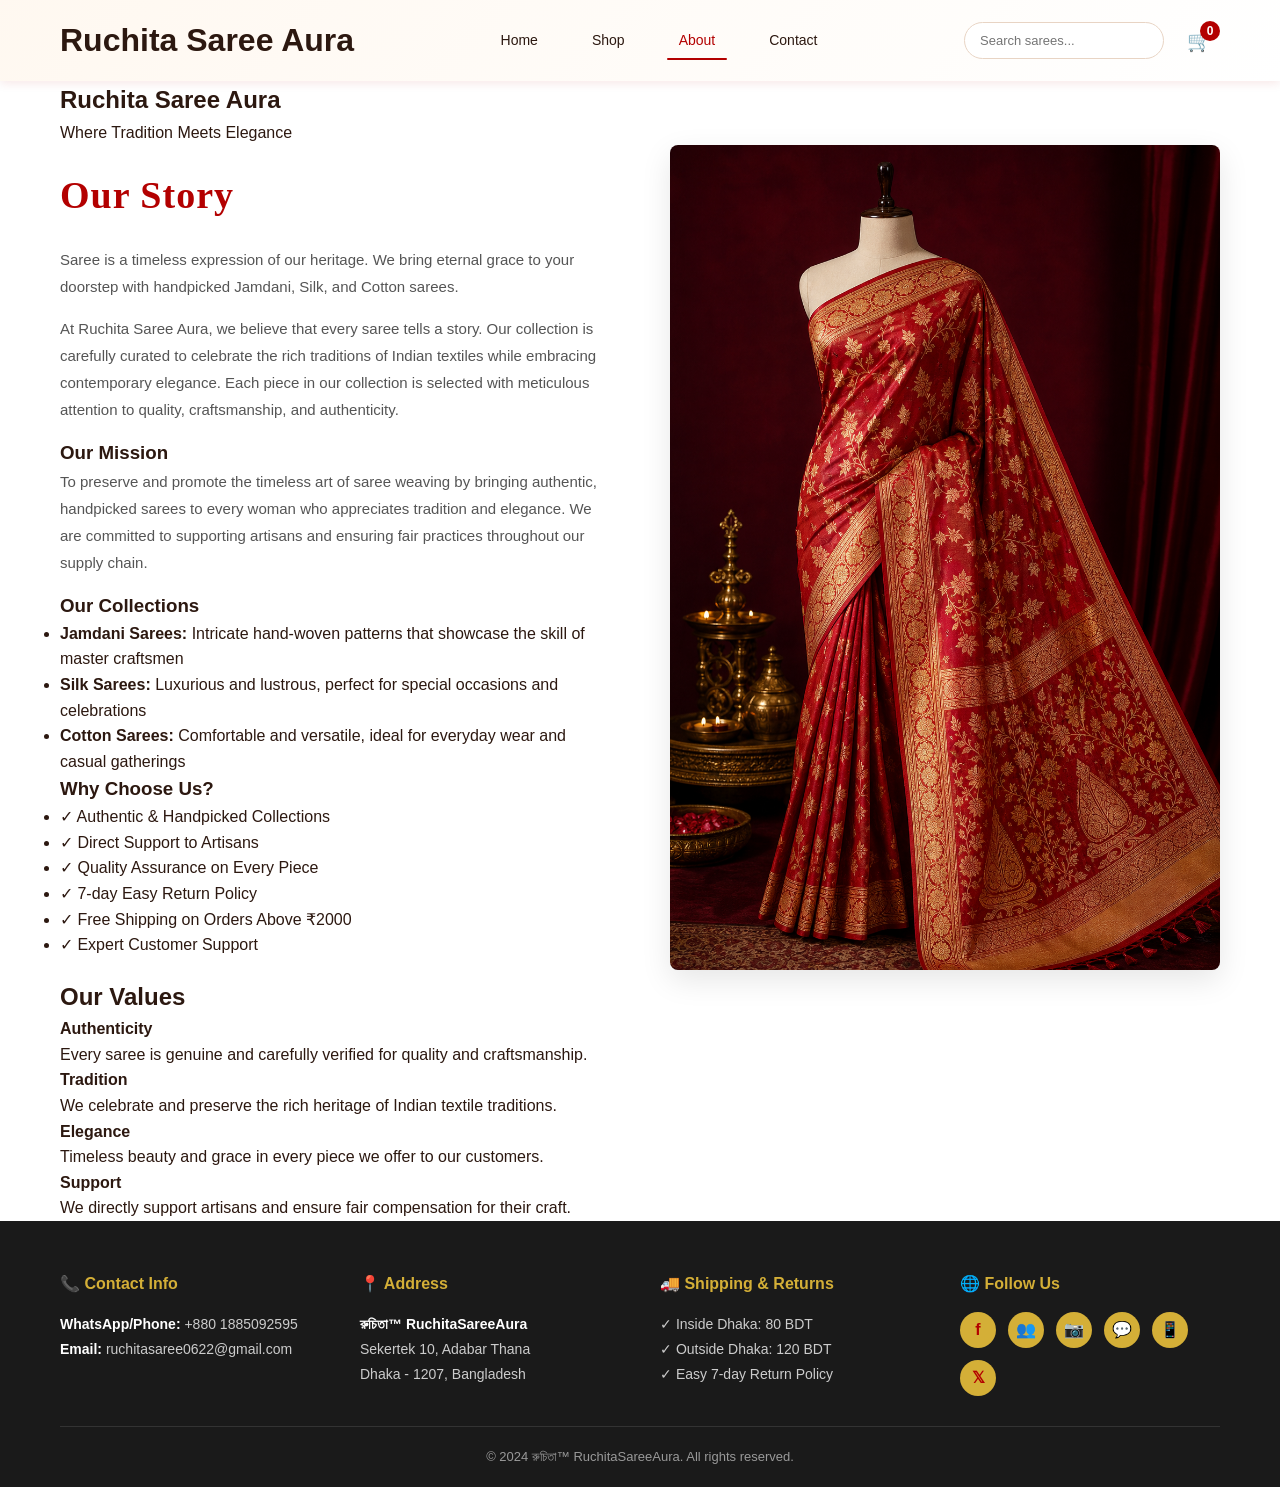
<file: about.html>
<!DOCTYPE html>
<html lang="en">
<head>
    <meta charset="UTF-8">
    <meta name="viewport" content="width=device-width, initial-scale=1.0">
    <title>About Us - Ruchita Saree Aura</title>
    <link rel="stylesheet" href="./css/style.css">
    <link rel="stylesheet" href="./css/responsive.css">
</head>
<body>
    <!-- Sticky Header -->
    <header class="sticky-header">
        <div class="header-container">
            <div class="logo">
                <h1>Ruchita Saree Aura</h1>
            </div>
            <nav class="nav-menu">
                <a href="./index.html" class="nav-link">Home</a>
                <a href="./shop.html" class="nav-link">Shop</a>
                <a href="./about.html" class="nav-link active">About</a>
                <a href="./contact.html" class="nav-link">Contact</a>
            </nav>
            <div class="header-actions">
                <input type="text" class="search-box" placeholder="Search sarees...">
                <button class="cart-btn" id="cart-btn">
                    <span class="cart-icon">🛒</span>
                    <span class="cart-count" id="cart-count">0</span>
                </button>
            </div>
            <button class="menu-toggle" id="menu-toggle">☰</button>
        </div>
    </header>

    <!-- About Section -->
    <div class="container about-page">
        <section class="about-hero">
            <h1>Ruchita Saree Aura</h1>
            <p class="tagline">Where Tradition Meets Elegance</p>
        </section>

        <section class="about-content">
            <div class="about-text">
                <h2>Our Story</h2>
                <p>Saree is a timeless expression of our heritage. We bring eternal grace to your doorstep with handpicked Jamdani, Silk, and Cotton sarees.</p>
                
                <p>At Ruchita Saree Aura, we believe that every saree tells a story. Our collection is carefully curated to celebrate the rich traditions of Indian textiles while embracing contemporary elegance. Each piece in our collection is selected with meticulous attention to quality, craftsmanship, and authenticity.</p>

                <h3>Our Mission</h3>
                <p>To preserve and promote the timeless art of saree weaving by bringing authentic, handpicked sarees to every woman who appreciates tradition and elegance. We are committed to supporting artisans and ensuring fair practices throughout our supply chain.</p>

                <h3>Our Collections</h3>
                <ul class="collections-list">
                    <li><strong>Jamdani Sarees:</strong> Intricate hand-woven patterns that showcase the skill of master craftsmen</li>
                    <li><strong>Silk Sarees:</strong> Luxurious and lustrous, perfect for special occasions and celebrations</li>
                    <li><strong>Cotton Sarees:</strong> Comfortable and versatile, ideal for everyday wear and casual gatherings</li>
                </ul>

                <h3>Why Choose Us?</h3>
                <ul class="features-list">
                    <li>✓ Authentic & Handpicked Collections</li>
                    <li>✓ Direct Support to Artisans</li>
                    <li>✓ Quality Assurance on Every Piece</li>
                    <li>✓ 7-day Easy Return Policy</li>
                    <li>✓ Free Shipping on Orders Above ₹2000</li>
                    <li>✓ Expert Customer Support</li>
                </ul>
            </div>

            <div class="about-image">
                <img src="./images/saree-01.jpg" alt="Saree Collection" loading="lazy" style="width: 100%; border-radius: 8px;">
            </div>
        </section>

        <section class="values-section">
            <h2>Our Values</h2>
            <div class="values-grid">
                <div class="value-card">
                    <h4>Authenticity</h4>
                    <p>Every saree is genuine and carefully verified for quality and craftsmanship.</p>
                </div>
                <div class="value-card">
                    <h4>Tradition</h4>
                    <p>We celebrate and preserve the rich heritage of Indian textile traditions.</p>
                </div>
                <div class="value-card">
                    <h4>Elegance</h4>
                    <p>Timeless beauty and grace in every piece we offer to our customers.</p>
                </div>
                <div class="value-card">
                    <h4>Support</h4>
                    <p>We directly support artisans and ensure fair compensation for their craft.</p>
                </div>
            </div>
        </section>
    </div>

    <!-- Footer -->
    <footer class="footer">
        <div class="container">
            <div class="footer-grid">
                <div class="footer-col">
                    <h4>📞 Contact Info</h4>
                    <p><strong>WhatsApp/Phone:</strong> +880 1885092595</p>
                    <p><strong>Email:</strong> ruchitasaree0622@gmail.com</p>
                </div>
                <div class="footer-col">
                    <h4>📍 Address</h4>
                    <p><strong>রুচিতা™ RuchitaSareeAura</strong><br>Sekertek 10, Adabar Thana<br>Dhaka - 1207, Bangladesh</p>
                </div>
                <div class="footer-col">
                    <h4>🚚 Shipping & Returns</h4>
                    <p>✓ Inside Dhaka: 80 BDT</p>
                    <p>✓ Outside Dhaka: 120 BDT</p>
                    <p>✓ Easy 7-day Return Policy</p>
                </div>
                <div class="footer-col">
                    <h4>🌐 Follow Us</h4>
                    <div class="social-links">
                        <a href="https://www.facebook.com/share/1ZyJMqjUBj/" target="_blank" title="Facebook Page">f</a>
                        <a href="https://www.facebook.com/share/g/18VQsJhz7M/" target="_blank" title="Facebook Group">👥</a>
                        <a href="https://www.instagram.com/ruchitasareeaura?igsh=MTByM2w5OW1hNWZqNg==" target="_blank" title="Instagram">📷</a>
                        <a href="https://whatsapp.com/channel/0029Vb81Y01C1FuL0w0vw01C" target="_blank" title="WhatsApp Channel">💬</a>
                        <a href="https://wa.me/8801885092595" target="_blank" title="WhatsApp Direct">📱</a>
                        <a href="https://x.com/RuchitaSaree01" target="_blank" title="X (Twitter)">𝕏</a>
                    </div>
                </div>
            </div>
            <div class="footer-bottom">
                <p>&copy; 2024 রুচিতা™ RuchitaSareeAura. All rights reserved.</p>
            </div>
        </div>
    </footer>

    <script src="./js/cart.js"></script>
    <script src="./js/main.js"></script>
</body>
</html>
</file>
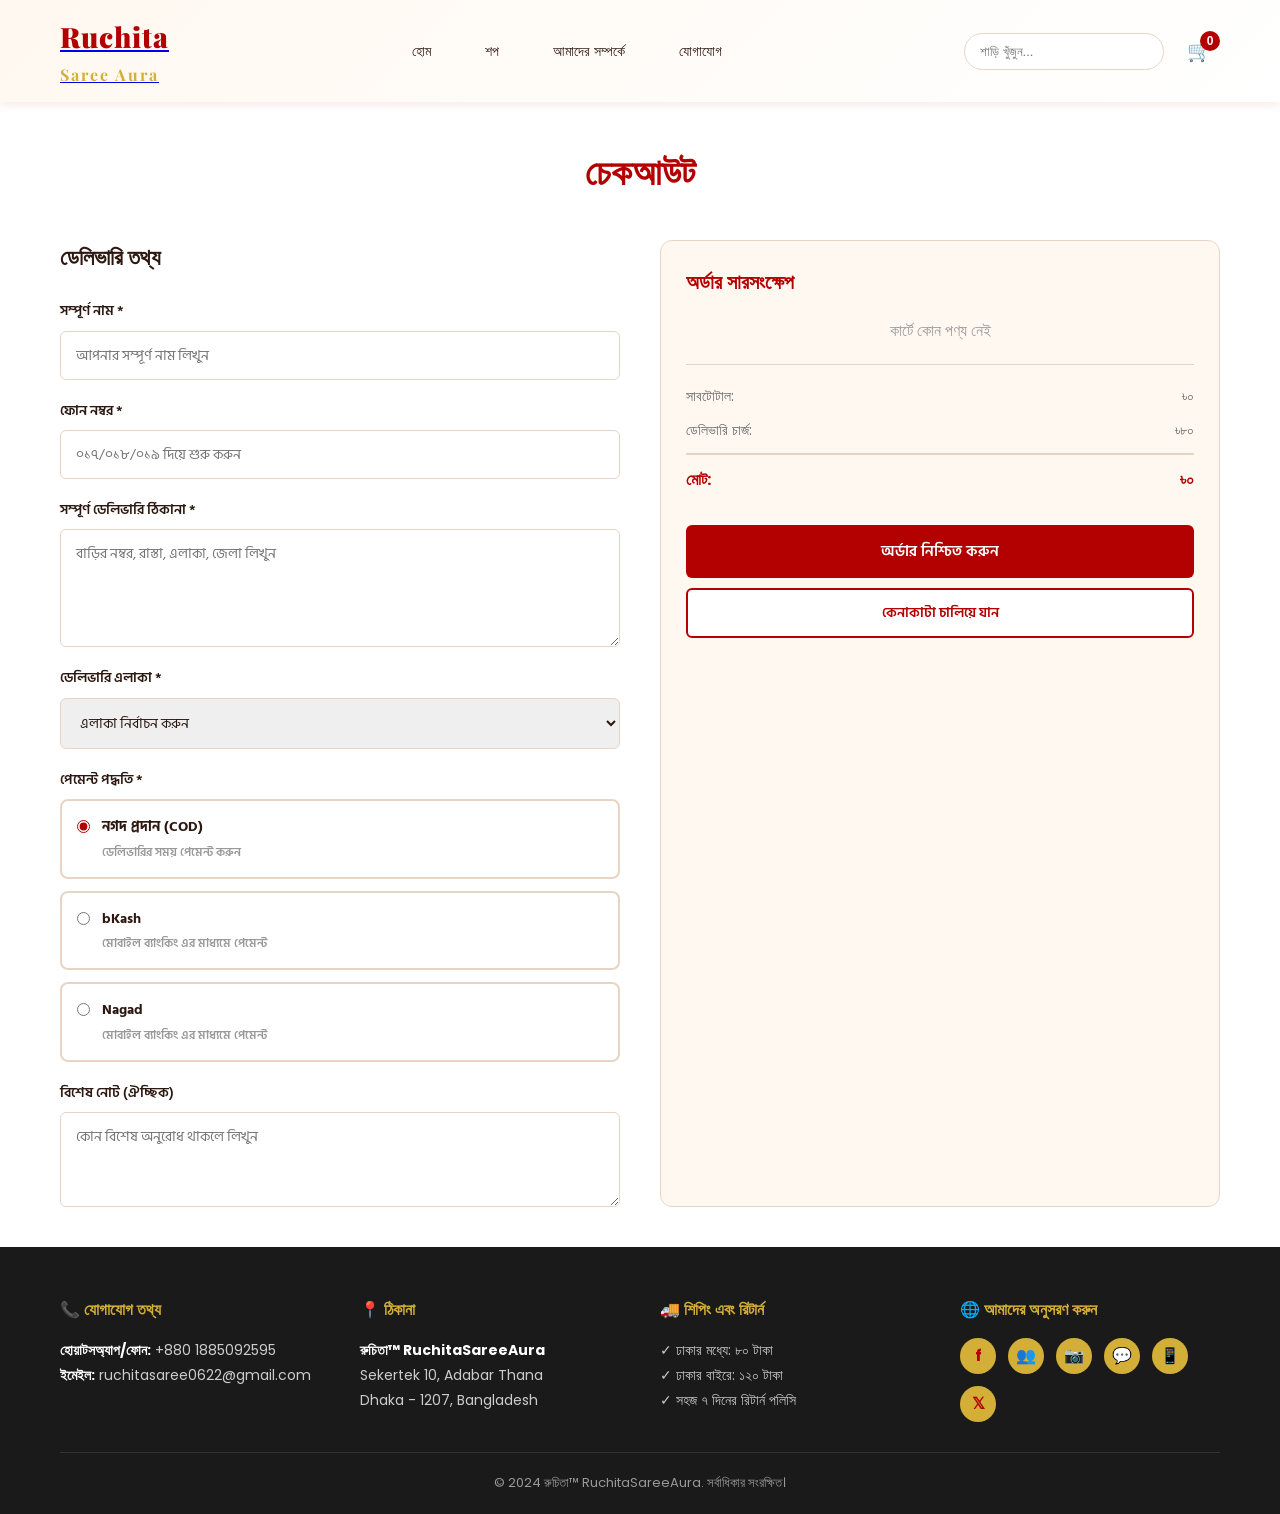
<file: checkout.html>
<!DOCTYPE html>
<html lang="en">
<head>
    <meta charset="UTF-8">
    <meta name="viewport" content="width=device-width, initial-scale=1.0">
    <title>চেকআউট - রুচিতা সেরি আউরা</title>
    <link rel="preconnect" href="https://fonts.googleapis.com">
    <link rel="preconnect" href="https://fonts.gstatic.com" crossorigin>
    <link href="https://fonts.googleapis.com/css2?family=Playfair+Display:wght@700;900&family=Poppins:wght@300;400;500;600;700&family=Hind+Siliguri:wght@300;400;500;600;700&display=swap" rel="stylesheet">
    <link rel="stylesheet" href="./css/style.css">
    <link rel="stylesheet" href="./css/responsive.css">
</head>
<body>
    <!-- Sticky Header -->
    <header class="sticky-header">
        <div class="header-container">
            <div class="logo">
                <a href="./index.html" class="logo-link">
                    <div class="logo-text">
                        <span class="logo-ruchita">Ruchita</span>
                        <span class="logo-saree-aura">Saree Aura</span>
                    </div>
                </a>
            </div>
            <nav class="nav-menu">
                <a href="./index.html" class="nav-link">হোম</a>
                <a href="./shop.html" class="nav-link">শপ</a>
                <a href="./about.html" class="nav-link">আমাদের সম্পর্কে</a>
                <a href="./contact.html" class="nav-link">যোগাযোগ</a>
            </nav>
            <div class="header-actions">
                <input type="text" class="search-box" placeholder="শাড়ি খুঁজুন...">
                <button class="cart-btn" id="cart-btn">
                    <span class="cart-icon">🛒</span>
                    <span class="cart-count" id="cart-count">0</span>
                </button>
            </div>
            <button class="menu-toggle" id="menu-toggle">☰</button>
        </div>
    </header>

    <!-- Checkout Container -->
    <div class="checkout-container">
        <div class="container">
            <h1 class="checkout-title">চেকআউট</h1>
            
            <div class="checkout-content">
                <!-- Order Form -->
                <div class="checkout-form-section">
                    <h2>ডেলিভারি তথ্য</h2>
                    <form id="checkout-form" class="checkout-form">
                        <!-- Full Name -->
                        <div class="form-group">
                            <label for="full-name">সম্পূর্ণ নাম *</label>
                            <input type="text" id="full-name" name="full-name" required placeholder="আপনার সম্পূর্ণ নাম লিখুন">
                        </div>

                        <!-- Phone Number -->
                        <div class="form-group">
                            <label for="phone">ফোন নম্বর *</label>
                            <input type="tel" id="phone" name="phone" required placeholder="০১৭/০১৮/০১৯ দিয়ে শুরু করুন">
                        </div>

                        <!-- Delivery Address -->
                        <div class="form-group">
                            <label for="address">সম্পূর্ণ ডেলিভারি ঠিকানা *</label>
                            <textarea id="address" name="address" required placeholder="বাড়ির নম্বর, রাস্তা, এলাকা, জেলা লিখুন" rows="4"></textarea>
                        </div>

                        <!-- Delivery Location -->
                        <div class="form-group">
                            <label for="location">ডেলিভারি এলাকা *</label>
                            <select id="location" name="location" required>
                                <option value="">এলাকা নির্বাচন করুন</option>
                                <option value="dhaka">ঢাকার মধ্যে (৮০ টাকা)</option>
                                <option value="outside">ঢাকার বাইরে (১২০ টাকা)</option>
                            </select>
                        </div>

                        <!-- Payment Method -->
                        <div class="form-group">
                            <label>পেমেন্ট পদ্ধতি *</label>
                            <div class="payment-methods">
                                <label class="payment-option">
                                    <input type="radio" name="payment-method" value="cod" checked>
                                    <span class="payment-label">
                                        <strong>নগদ প্রদান (COD)</strong>
                                        <small>ডেলিভারির সময় পেমেন্ট করুন</small>
                                    </span>
                                </label>
                                <label class="payment-option">
                                    <input type="radio" name="payment-method" value="bkash">
                                    <span class="payment-label">
                                        <strong>bKash</strong>
                                        <small>মোবাইল ব্যাংকিং এর মাধ্যমে পেমেন্ট</small>
                                    </span>
                                </label>
                                <label class="payment-option">
                                    <input type="radio" name="payment-method" value="nagad">
                                    <span class="payment-label">
                                        <strong>Nagad</strong>
                                        <small>মোবাইল ব্যাংকিং এর মাধ্যমে পেমেন্ট</small>
                                    </span>
                                </label>
                            </div>
                        </div>

                        <!-- Transaction ID (for bKash/Nagad) -->
                        <div class="form-group" id="trx-id-group" style="display: none;">
                            <label for="trx-id">লেনদেন আইডি (TrxID) *</label>
                            <input type="text" id="trx-id" name="trx-id" placeholder="আপনার লেনদেন আইডি লিখুন">
                        </div>

                        <!-- Special Notes -->
                        <div class="form-group">
                            <label for="notes">বিশেষ নোট (ঐচ্ছিক)</label>
                            <textarea id="notes" name="notes" placeholder="কোন বিশেষ অনুরোধ থাকলে লিখুন" rows="3"></textarea>
                        </div>
                    </form>
                </div>

                <!-- Order Summary -->
                <div class="order-summary-section">
                    <div class="order-summary">
                        <h2>অর্ডার সারসংক্ষেপ</h2>
                        
                        <!-- Cart Items -->
                        <div class="summary-items" id="summary-items">
                            <!-- Items will be loaded here -->
                        </div>

                        <!-- Subtotal -->
                        <div class="summary-row">
                            <span>সাবটোটাল:</span>
                            <span id="subtotal">৳০</span>
                        </div>

                        <!-- Delivery Charge -->
                        <div class="summary-row">
                            <span>ডেলিভারি চার্জ:</span>
                            <span id="delivery-charge">৳৮০</span>
                        </div>

                        <!-- Total -->
                        <div class="summary-row total">
                            <span>মোট:</span>
                            <span id="total">৳০</span>
                        </div>

                        <!-- Confirm Order Button -->
                        <button class="confirm-order-btn" id="confirm-order-btn">অর্ডার নিশ্চিত করুন</button>

                        <!-- Continue Shopping Button -->
                        <a href="./shop.html" class="continue-shopping-btn">কেনাকাটা চালিয়ে যান</a>
                    </div>
                </div>
            </div>
        </div>
    </div>

    <!-- Footer -->
    <footer class="footer">
        <div class="container">
            <div class="footer-grid">
                <div class="footer-col">
                    <h4>📞 যোগাযোগ তথ্য</h4>
                    <p><strong>হোয়াটসঅ্যাপ/ফোন:</strong> +880 1885092595</p>
                    <p><strong>ইমেইল:</strong> ruchitasaree0622@gmail.com</p>
                </div>
                <div class="footer-col">
                    <h4>📍 ঠিকানা</h4>
                    <p><strong>রুচিতা™ RuchitaSareeAura</strong><br>Sekertek 10, Adabar Thana<br>Dhaka - 1207, Bangladesh</p>
                </div>
                <div class="footer-col">
                    <h4>🚚 শিপিং এবং রিটার্ন</h4>
                    <p>✓ ঢাকার মধ্যে: ৮০ টাকা</p>
                    <p>✓ ঢাকার বাইরে: ১২০ টাকা</p>
                    <p>✓ সহজ ৭ দিনের রিটার্ন পলিসি</p>
                </div>
                <div class="footer-col">
                    <h4>🌐 আমাদের অনুসরণ করুন</h4>
                    <div class="social-links">
                        <a href="https://www.facebook.com/share/1ZyJMqjUBj/" target="_blank" title="Facebook Page">f</a>
                        <a href="https://www.facebook.com/share/g/18VQsJhz7M/" target="_blank" title="Facebook Group">👥</a>
                        <a href="https://www.instagram.com/ruchitasareeaura?igsh=MTByM2w5OW1hNWZqNg==" target="_blank" title="Instagram">📷</a>
                        <a href="https://whatsapp.com/channel/0029Vb81Y01C1FuL0w0vw01C" target="_blank" title="WhatsApp Channel">💬</a>
                        <a href="https://wa.me/8801885092595" target="_blank" title="WhatsApp Direct">📱</a>
                        <a href="https://x.com/RuchitaSaree01" target="_blank" title="X (Twitter)">𝕏</a>
                    </div>
                </div>
            </div>
            <div class="footer-bottom">
                <p>&copy; 2024 রুচিতা™ RuchitaSareeAura. সর্বাধিকার সংরক্ষিত।</p>
            </div>
        </div>
    </footer>

    <script src="./js/products.js"></script>
    <script src="./js/cart.js"></script>
    <script src="./js/checkout.js"></script>
    <script src="./js/main.js"></script>
</body>
</html>
</file>
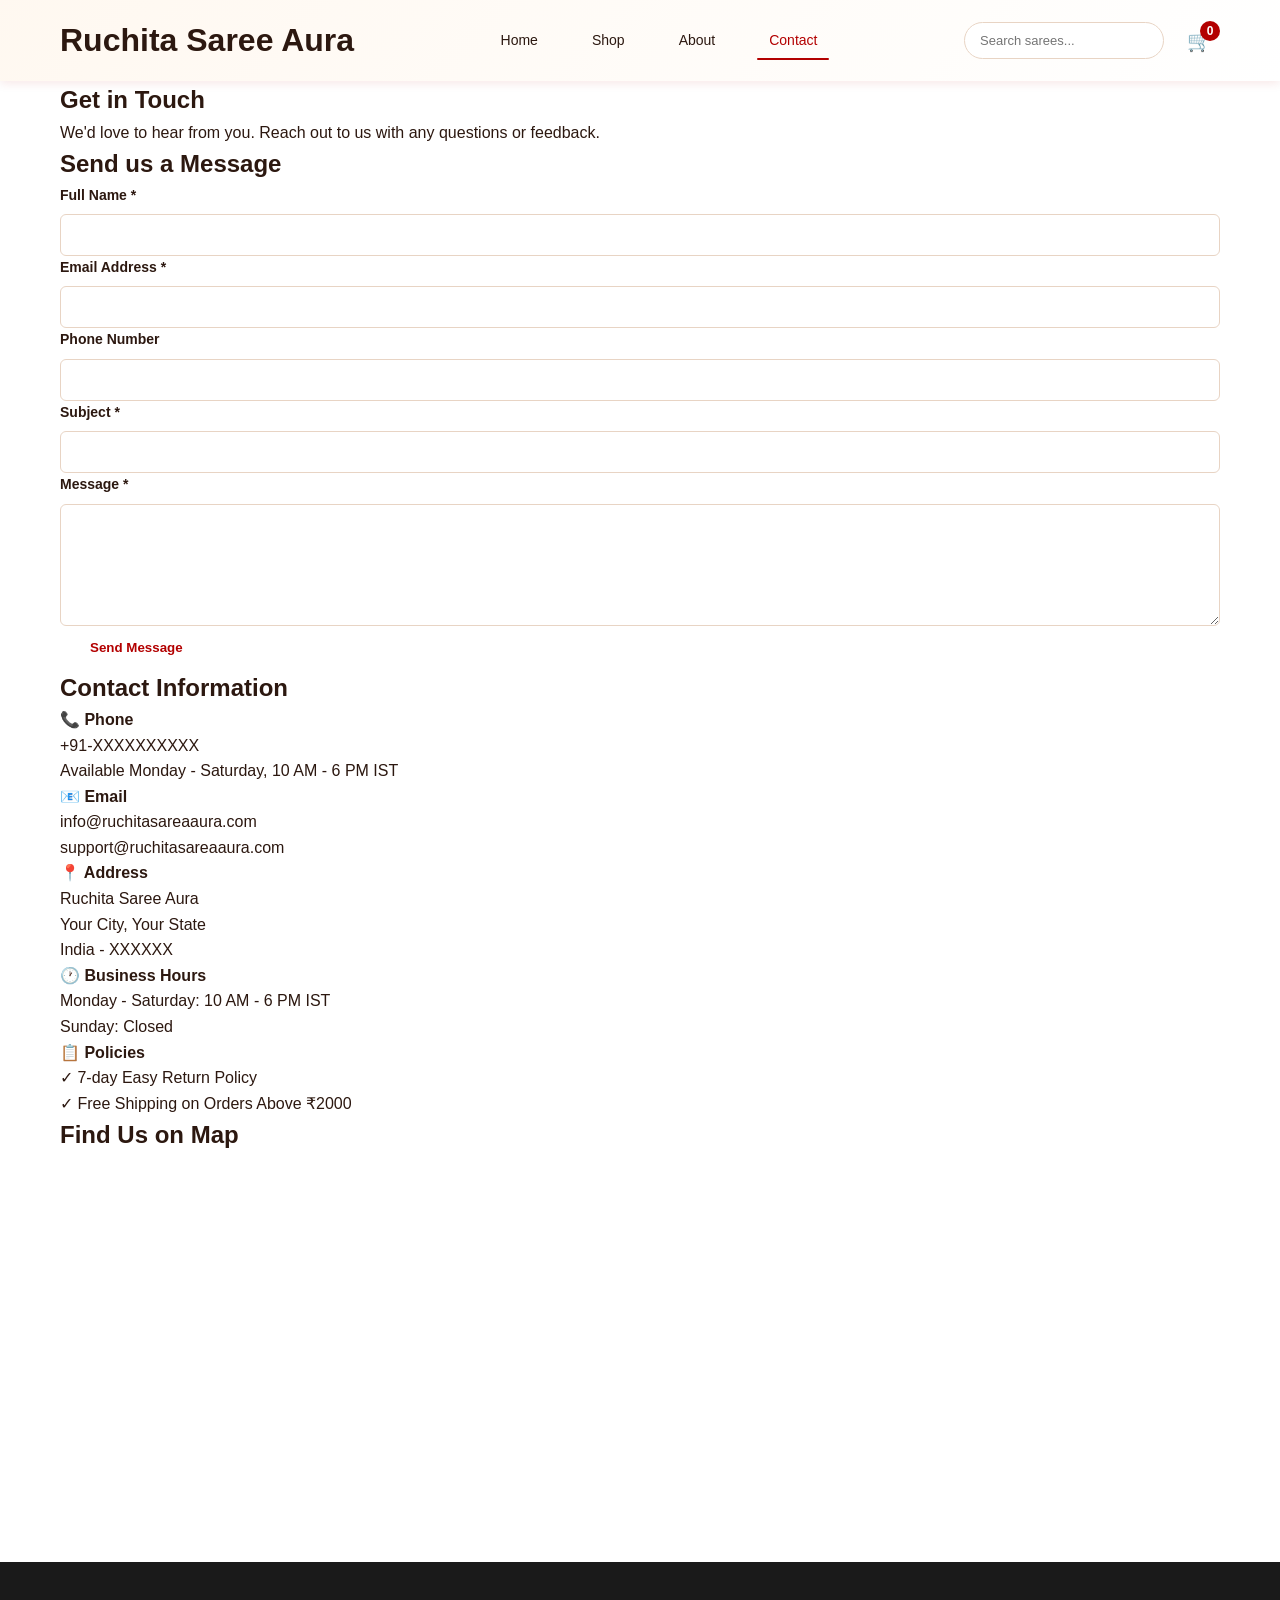
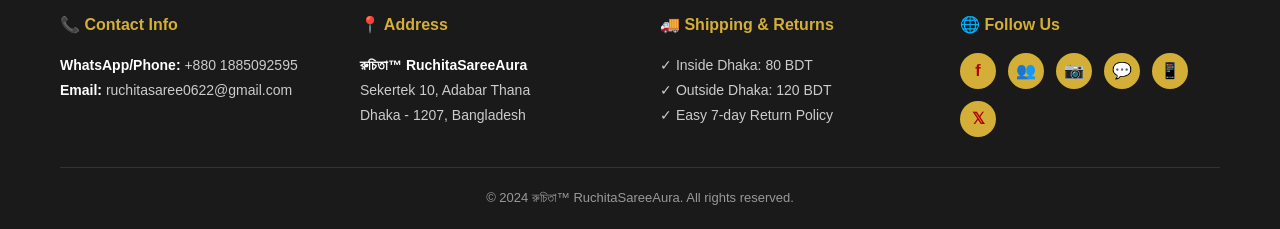
<file: contact.html>
<!DOCTYPE html>
<html lang="en">
<head>
    <meta charset="UTF-8">
    <meta name="viewport" content="width=device-width, initial-scale=1.0">
    <title>Contact Us - Ruchita Saree Aura</title>
    <link rel="stylesheet" href="./css/style.css">
    <link rel="stylesheet" href="./css/responsive.css">
</head>
<body>
    <!-- Sticky Header -->
    <header class="sticky-header">
        <div class="header-container">
            <div class="logo">
                <h1>Ruchita Saree Aura</h1>
            </div>
            <nav class="nav-menu">
                <a href="./index.html" class="nav-link">Home</a>
                <a href="./shop.html" class="nav-link">Shop</a>
                <a href="./about.html" class="nav-link">About</a>
                <a href="./contact.html" class="nav-link active">Contact</a>
            </nav>
            <div class="header-actions">
                <input type="text" class="search-box" placeholder="Search sarees...">
                <button class="cart-btn" id="cart-btn">
                    <span class="cart-icon">🛒</span>
                    <span class="cart-count" id="cart-count">0</span>
                </button>
            </div>
            <button class="menu-toggle" id="menu-toggle">☰</button>
        </div>
    </header>

    <!-- Contact Section -->
    <div class="container contact-page">
        <section class="contact-hero">
            <h1>Get in Touch</h1>
            <p>We'd love to hear from you. Reach out to us with any questions or feedback.</p>
        </section>

        <div class="contact-content">
            <!-- Contact Form -->
            <div class="contact-form-wrapper">
                <h2>Send us a Message</h2>
                <form class="contact-form" id="contact-form">
                    <div class="form-group">
                        <label for="name">Full Name *</label>
                        <input type="text" id="name" name="name" required>
                    </div>

                    <div class="form-group">
                        <label for="email">Email Address *</label>
                        <input type="email" id="email" name="email" required>
                    </div>

                    <div class="form-group">
                        <label for="phone">Phone Number</label>
                        <input type="tel" id="phone" name="phone">
                    </div>

                    <div class="form-group">
                        <label for="subject">Subject *</label>
                        <input type="text" id="subject" name="subject" required>
                    </div>

                    <div class="form-group">
                        <label for="message">Message *</label>
                        <textarea id="message" name="message" rows="6" required></textarea>
                    </div>

                    <button type="submit" class="submit-btn">Send Message</button>
                </form>
                <div id="form-message" class="form-message"></div>
            </div>

            <!-- Contact Information -->
            <div class="contact-info-wrapper">
                <h2>Contact Information</h2>
                
                <div class="info-block">
                    <h4>📞 Phone</h4>
                    <p>+91-XXXXXXXXXX</p>
                    <p>Available Monday - Saturday, 10 AM - 6 PM IST</p>
                </div>

                <div class="info-block">
                    <h4>📧 Email</h4>
                    <p>info@ruchitasareaaura.com</p>
                    <p>support@ruchitasareaaura.com</p>
                </div>

                <div class="info-block">
                    <h4>📍 Address</h4>
                    <p>Ruchita Saree Aura<br>Your City, Your State<br>India - XXXXXX</p>
                </div>

                <div class="info-block">
                    <h4>🕐 Business Hours</h4>
                    <p>Monday - Saturday: 10 AM - 6 PM IST<br>Sunday: Closed</p>
                </div>

                <div class="info-block">
                    <h4>📋 Policies</h4>
                    <p>✓ 7-day Easy Return Policy<br>✓ Free Shipping on Orders Above ₹2000</p>
                </div>
            </div>
        </div>

        <!-- Google Maps Embed -->
        <section class="map-section">
            <h2>Find Us on Map</h2>
            <div class="map-container">
                <iframe src="https://www.google.com/maps/embed?pb=!1m18!1m12!1m3!1d3671.5555!2d72.8479!3d19.0760!2m3!1f0!2f0!3f0!3m2!1i1024!2i768!4f13.1!3m3!1m2!1s0x3be7c927e0000001%3A0x1234567890abcdef!2sYour%20Business%20Location!5e0!3m2!1sen!2sin!4v1234567890" width="100%" height="400" style="border:0;" allowfullscreen="" loading="lazy" referrerpolicy="no-referrer-when-downgrade"></iframe>
            </div>
        </section>
    </div>

    <!-- Footer -->
    <footer class="footer">
        <div class="container">
            <div class="footer-grid">
                <div class="footer-col">
                    <h4>📞 Contact Info</h4>
                    <p><strong>WhatsApp/Phone:</strong> +880 1885092595</p>
                    <p><strong>Email:</strong> ruchitasaree0622@gmail.com</p>
                </div>
                <div class="footer-col">
                    <h4>📍 Address</h4>
                    <p><strong>রুচিতা™ RuchitaSareeAura</strong><br>Sekertek 10, Adabar Thana<br>Dhaka - 1207, Bangladesh</p>
                </div>
                <div class="footer-col">
                    <h4>🚚 Shipping & Returns</h4>
                    <p>✓ Inside Dhaka: 80 BDT</p>
                    <p>✓ Outside Dhaka: 120 BDT</p>
                    <p>✓ Easy 7-day Return Policy</p>
                </div>
                <div class="footer-col">
                    <h4>🌐 Follow Us</h4>
                    <div class="social-links">
                        <a href="https://www.facebook.com/share/1ZyJMqjUBj/" target="_blank" title="Facebook Page">f</a>
                        <a href="https://www.facebook.com/share/g/18VQsJhz7M/" target="_blank" title="Facebook Group">👥</a>
                        <a href="https://www.instagram.com/ruchitasareeaura?igsh=MTByM2w5OW1hNWZqNg==" target="_blank" title="Instagram">📷</a>
                        <a href="https://whatsapp.com/channel/0029Vb81Y01C1FuL0w0vw01C" target="_blank" title="WhatsApp Channel">💬</a>
                        <a href="https://wa.me/8801885092595" target="_blank" title="WhatsApp Direct">📱</a>
                        <a href="https://x.com/RuchitaSaree01" target="_blank" title="X (Twitter)">𝕏</a>
                    </div>
                </div>
            </div>
            <div class="footer-bottom">
                <p>&copy; 2024 রুচিতা™ RuchitaSareeAura. All rights reserved.</p>
            </div>
        </div>
    </footer>

    <script src="./js/contact.js"></script>
    <script src="./js/cart.js"></script>
    <script src="./js/main.js"></script>
</body>
</html>
</file>
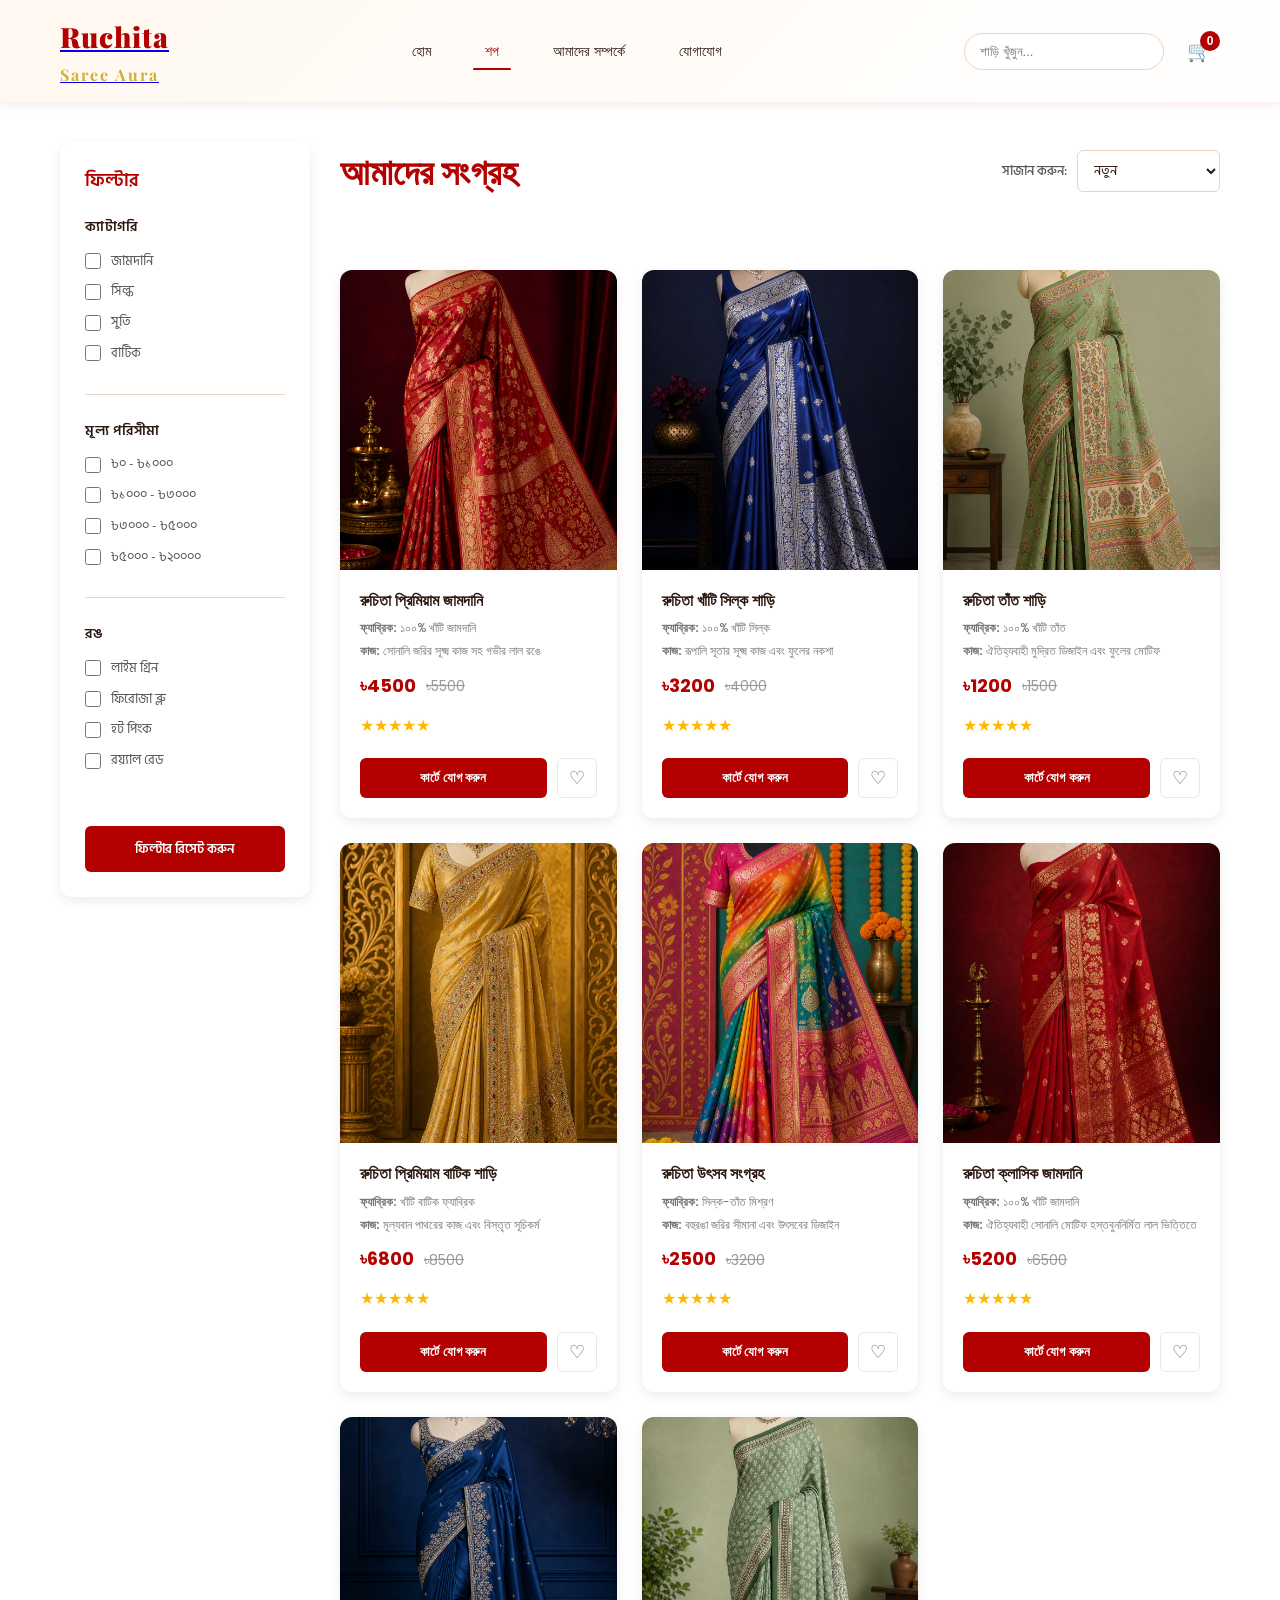
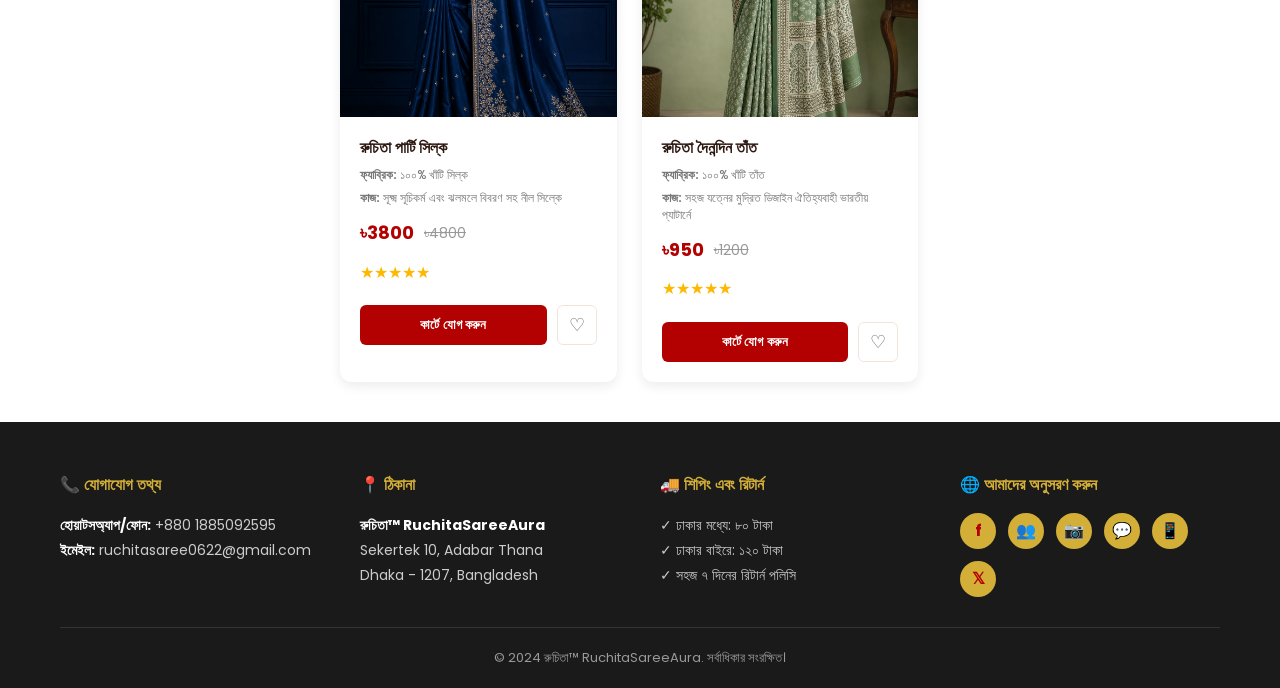
<file: product.html>
<!DOCTYPE html>
<html lang="en">
<head>
    <meta charset="UTF-8">
    <meta name="viewport" content="width=device-width, initial-scale=1.0">
    <title>প্রোডাক্ট ডিটেইল - রুচিতা সেরি আউরা</title>
    <link rel="preconnect" href="https://fonts.googleapis.com">
    <link rel="preconnect" href="https://fonts.gstatic.com" crossorigin>
    <link href="https://fonts.googleapis.com/css2?family=Playfair+Display:wght@700;900&family=Poppins:wght@300;400;500;600;700&family=Hind+Siliguri:wght@300;400;500;600;700&display=swap" rel="stylesheet">
    <link rel="stylesheet" href="./css/style.css">
    <link rel="stylesheet" href="./css/responsive.css">
</head>
<body>
    <!-- Sticky Header -->
    <header class="sticky-header">
        <div class="header-container">
            <div class="logo">
                <a href="./index.html" class="logo-link">
                    <div class="logo-text">
                        <span class="logo-ruchita">Ruchita</span>
                        <span class="logo-saree-aura">Saree Aura</span>
                    </div>
                </a>
            </div>
            <nav class="nav-menu">
                <a href="./index.html" class="nav-link">হোম</a>
                <a href="./shop.html" class="nav-link">শপ</a>
                <a href="./about.html" class="nav-link">আমাদের সম্পর্কে</a>
                <a href="./contact.html" class="nav-link">যোগাযোগ</a>
            </nav>
            <div class="header-actions">
                <input type="text" class="search-box" placeholder="শাড়ি খুঁজুন...">
                <button class="cart-btn" id="cart-btn">
                    <span class="cart-icon">🛒</span>
                    <span class="cart-count" id="cart-count">0</span>
                </button>
            </div>
            <button class="menu-toggle" id="menu-toggle">☰</button>
        </div>
    </header>

    <!-- Product Details -->
    <div class="product-details-container">
        <div class="container">
            <div class="product-details">
                <div class="product-gallery">
                    <div class="main-image-wrapper">
                        <img id="main-image" src="./images/saree-01.jpg" alt="প্রোডাক্ট ইমেজ" loading="lazy" width="800" height="1200">
                    </div>
                    <div class="thumbnail-gallery" id="thumbnail-gallery"></div>
                </div>

                <div class="product-info">
                    <h1 id="product-name">রুচিতা প্রিমিয়াম জামদানি শাড়ি</h1>
                    <div class="product-rating">
                        <span class="stars">★★★★★</span>
                        <span class="review-count">(১২৫টি রিভিউ)</span>
                    </div>

                    <div class="price-section">
                        <span class="current-price" id="product-price">৳৪৫০০</span>
                        <span class="original-price" id="product-original-price">৳৫৬২৫</span>
                        <span class="discount-badge" id="discount-badge">-20%</span>
                    </div>

                    <div class="stock-status">
                        <span id="stock-status" class="in-stock">✓ স্টকে আছে</span>
                    </div>

                    <div class="product-description">
                        <h3>বিবরণ</h3>
                        <p id="product-desc">এই প্রিমিয়াম জামদানি শাড়ি হস্তবুননির্মিত এবং ঐতিহ্যবাহী কারুশিল্পের নিখুঁত উদাহরণ। সোনালি জরির কাজ এবং জটিল ডিজাইন এটিকে বিশেষ করে তোলে।</p>
                    </div>

                    <div class="fabric-care">
                        <div class="fabric-info">
                            <h4>ফ্যাব্রিক</h4>
                            <p id="product-fabric">১০০% খাঁটি সিল্ক</p>
                        </div>
                        <div class="care-info">
                            <h4>যত্ন নির্দেশনা</h4>
                            <p id="product-care">শুধুমাত্র শুষ্ক পরিষ্কার করুন। ফ্যাব্রিকের উজ্জ্বলতা বজায় রাখতে সরাসরি সূর্যের আলো এড়িয়ে চলুন।</p>
                        </div>
                    </div>

                    <div class="occasion-info">
                        <h4>অনুষ্ঠান</h4>
                        <p id="product-occasion">বিবাহ, উৎসব এবং বিশেষ অনুষ্ঠানের জন্য আদর্শ</p>
                    </div>

                    <div class="quantity-selector">
                        <label for="quantity">পরিমাণ:</label>
                        <div class="quantity-controls">
                            <button class="qty-btn" id="qty-minus">−</button>
                            <input type="number" id="quantity" value="1" min="1" max="5">
                            <button class="qty-btn" id="qty-plus">+</button>
                        </div>
                    </div>

                    <div class="product-actions-large">
                        <button class="buy-now-btn" id="buy-now-btn">এখনই কিনুন</button>
                        <button class="add-to-cart-btn-large" id="add-to-cart-large">কার্টে যোগ করুন</button>
                        <button class="wishlist-btn-large" id="wishlist-btn-large">♡ উইশলিস্টে যোগ করুন</button>
                    </div>

                    <div class="shipping-info">
                        <div class="shipping-item">
                            <span class="icon">🚚</span>
                            <div>
                                <p><strong>দ্রুত ডেলিভারি</strong></p>
                                <p>ঢাকায় ২-৩ দিন, বাইরে ৫-৭ দিন</p>
                            </div>
                        </div>
                        <div class="shipping-item">
                            <span class="icon">↩️</span>
                            <div>
                                <p><strong>সহজ রিটার্ন</strong></p>
                                <p>৭ দিনের মধ্যে কোন প্রশ্ন ছাড়াই</p>
                            </div>
                        </div>
                    </div>
                </div>
            </div>
        </div>
    </div>

    <!-- Related Products -->
    <section class="related-products">
        <div class="container">
            <h2>সম্পর্কিত পণ্য</h2>
            <div class="products-grid" id="related-products-grid"></div>
        </div>
    </section>

    <!-- Footer -->
    <footer class="footer">
        <div class="container">
            <div class="footer-grid">
                <div class="footer-col">
                    <h4>📞 যোগাযোগ তথ্য</h4>
                    <p><strong>হোয়াটসঅ্যাপ/ফোন:</strong> +880 1885092595</p>
                    <p><strong>ইমেইল:</strong> ruchitasaree0622@gmail.com</p>
                </div>
                <div class="footer-col">
                    <h4>📍 ঠিকানা</h4>
                    <p><strong>রুচিতা™ RuchitaSareeAura</strong><br>Sekertek 10, Adabar Thana<br>Dhaka - 1207, Bangladesh</p>
                </div>
                <div class="footer-col">
                    <h4>🚚 শিপিং এবং রিটার্ন</h4>
                    <p>✓ ঢাকার মধ্যে: ৮০ টাকা</p>
                    <p>✓ ঢাকার বাইরে: ১২০ টাকা</p>
                    <p>✓ সহজ ৭ দিনের রিটার্ন পলিসি</p>
                </div>
                <div class="footer-col">
                    <h4>🌐 আমাদের অনুসরণ করুন</h4>
                    <div class="social-links">
                        <a href="https://www.facebook.com/share/1ZyJMqjUBj/" target="_blank" title="Facebook Page">f</a>
                        <a href="https://www.facebook.com/share/g/18VQsJhz7M/" target="_blank" title="Facebook Group">👥</a>
                        <a href="https://www.instagram.com/ruchitasareeaura?igsh=MTByM2w5OW1hNWZqNg==" target="_blank" title="Instagram">📷</a>
                        <a href="https://whatsapp.com/channel/0029Vb81Y01C1FuL0w0vw01C" target="_blank" title="WhatsApp Channel">💬</a>
                        <a href="https://wa.me/8801885092595" target="_blank" title="WhatsApp Direct">📱</a>
                        <a href="https://x.com/RuchitaSaree01" target="_blank" title="X (Twitter)">𝕏</a>
                    </div>
                </div>
            </div>
            <div class="footer-bottom">
                <p>&copy; 2024 রুচিতা™ RuchitaSareeAura. সর্বাধিকার সংরক্ষিত।</p>
            </div>
        </div>
    </footer>

    <script src="./js/products.js"></script>
    <script src="./js/product-detail.js"></script>
    <script src="./js/cart.js"></script>
    <script src="./js/main.js"></script>
</body>
</html>
</file>
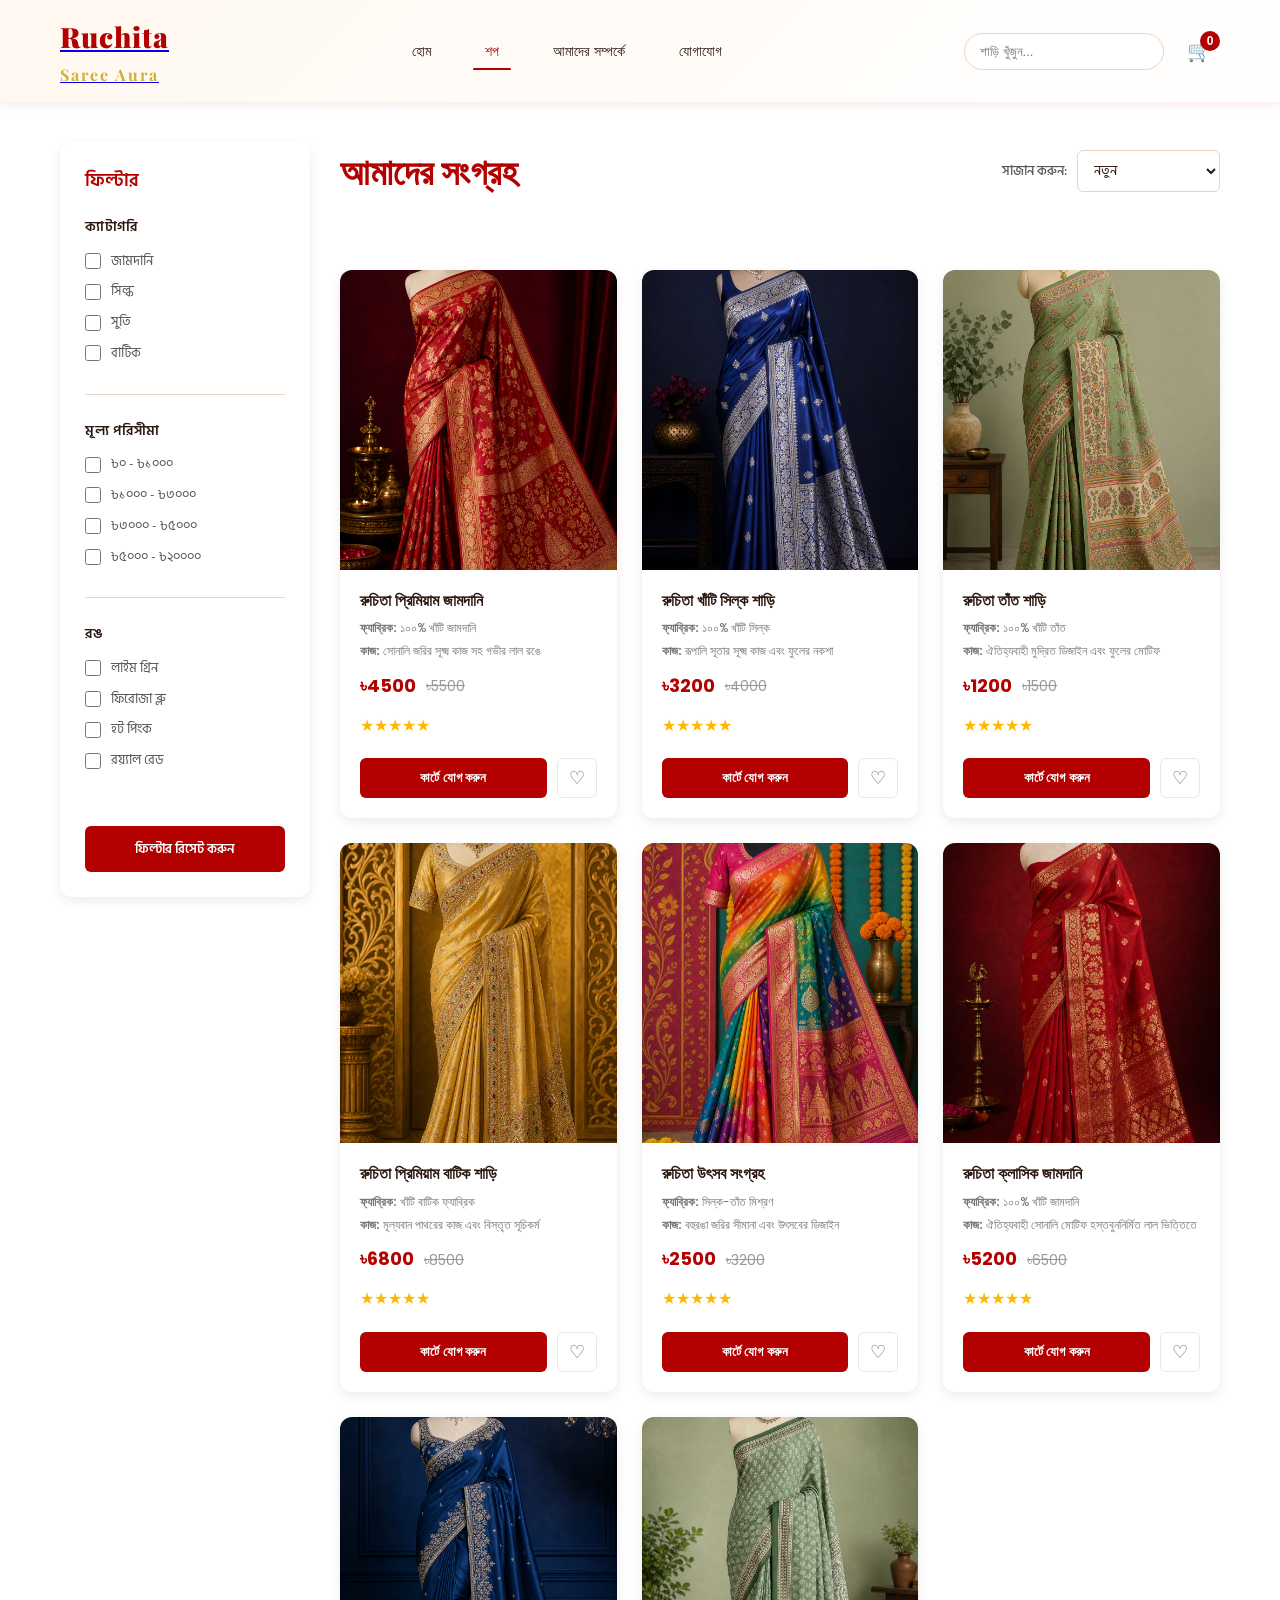
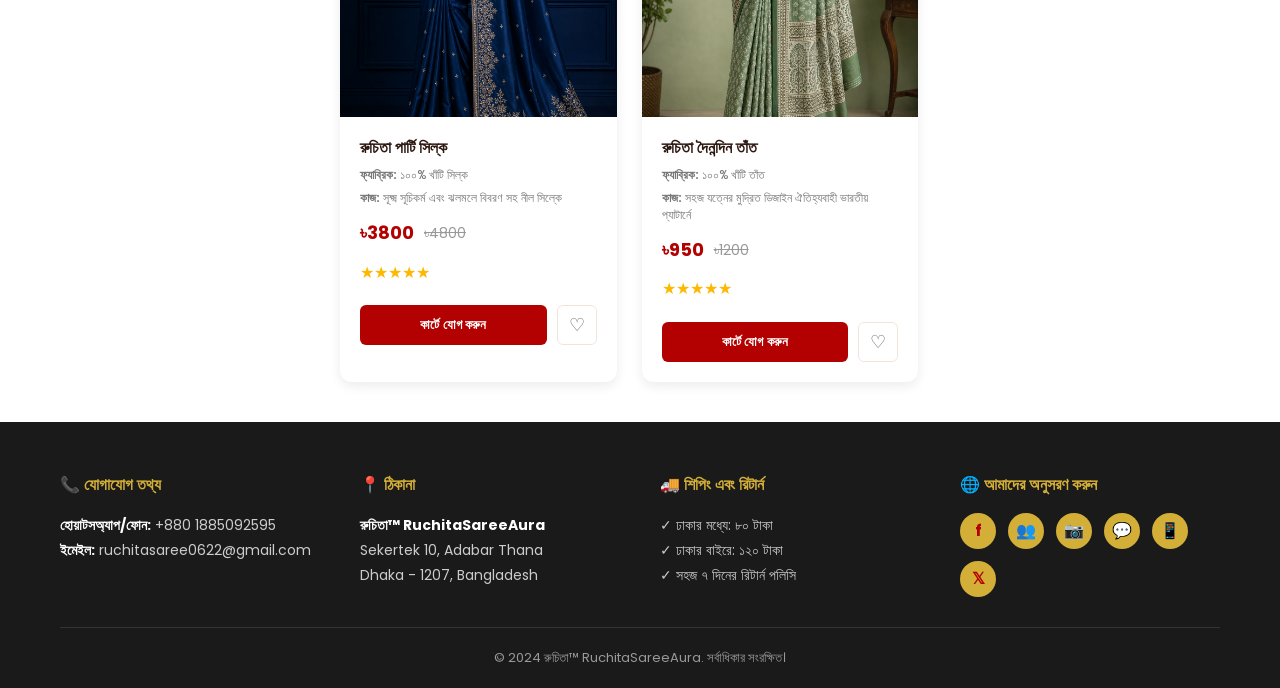
<file: shop.html>
<!DOCTYPE html>
<html lang="en">
<head>
    <meta charset="UTF-8">
    <meta name="viewport" content="width=device-width, initial-scale=1.0">
    <title>শপ - রুচিতা সেরি আউরা</title>
    <link rel="preconnect" href="https://fonts.googleapis.com">
    <link rel="preconnect" href="https://fonts.gstatic.com" crossorigin>
    <link href="https://fonts.googleapis.com/css2?family=Playfair+Display:wght@700;900&family=Poppins:wght@300;400;500;600;700&family=Hind+Siliguri:wght@300;400;500;600;700&display=swap" rel="stylesheet">
    <link rel="stylesheet" href="./css/style.css">
    <link rel="stylesheet" href="./css/responsive.css">
</head>
<body>
    <!-- Sticky Header -->
    <header class="sticky-header">
        <div class="header-container">
            <!-- Logo Section -->
            <div class="logo">
                <a href="./index.html" class="logo-link">
                    <div class="logo-text">
                        <span class="logo-ruchita">Ruchita</span>
                        <span class="logo-saree-aura">Saree Aura</span>
                    </div>
                </a>
            </div>

            <!-- Navigation Menu -->
            <nav class="nav-menu">
                <a href="./index.html" class="nav-link">হোম</a>
                <a href="./shop.html" class="nav-link active">শপ</a>
                <a href="./about.html" class="nav-link">আমাদের সম্পর্কে</a>
                <a href="./contact.html" class="nav-link">যোগাযোগ</a>
            </nav>

            <!-- Header Actions -->
            <div class="header-actions">
                <input type="text" class="search-box" placeholder="শাড়ি খুঁজুন...">
                <button class="cart-btn" id="cart-btn">
                    <span class="cart-icon">🛒</span>
                    <span class="cart-count" id="cart-count">0</span>
                </button>
            </div>

            <!-- Mobile Menu Toggle -->
            <button class="menu-toggle" id="menu-toggle">☰</button>
        </div>
    </header>

    <!-- Shop Container -->
    <div class="shop-container">
        <!-- Sidebar Filters -->
        <aside class="sidebar" id="sidebar">
            <div class="sidebar-header">
                <h3>ফিল্টার</h3>
                <button class="close-sidebar" id="close-sidebar">✕</button>
            </div>

            <!-- Category Filter -->
            <div class="filter-group">
                <h4>ক্যাটাগরি</h4>
                <label class="filter-label">
                    <input type="checkbox" class="filter-checkbox" data-filter="category" value="jamdani">
                    <span>জামদানি</span>
                </label>
                <label class="filter-label">
                    <input type="checkbox" class="filter-checkbox" data-filter="category" value="silk">
                    <span>সিল্ক</span>
                </label>
                <label class="filter-label">
                    <input type="checkbox" class="filter-checkbox" data-filter="category" value="tat">
                    <span>সুতি</span>
                </label>
                <label class="filter-label">
                    <input type="checkbox" class="filter-checkbox" data-filter="category" value="batik">
                    <span>বাটিক</span>
                </label>
            </div>

            <!-- Price Range Filter -->
            <div class="filter-group">
                <h4>মূল্য পরিসীমা</h4>
                <label class="filter-label">
                    <input type="checkbox" class="filter-checkbox" data-filter="price" value="0-1000">
                    <span>৳০ - ৳১০০০</span>
                </label>
                <label class="filter-label">
                    <input type="checkbox" class="filter-checkbox" data-filter="price" value="1000-3000">
                    <span>৳১০০০ - ৳৩০০০</span>
                </label>
                <label class="filter-label">
                    <input type="checkbox" class="filter-checkbox" data-filter="price" value="3000-5000">
                    <span>৳৩০০০ - ৳৫০০০</span>
                </label>
                <label class="filter-label">
                    <input type="checkbox" class="filter-checkbox" data-filter="price" value="5000-20000">
                    <span>৳৫০০০ - ৳২০০০০</span>
                </label>
            </div>

            <!-- Color Filter -->
            <div class="filter-group">
                <h4>রঙ</h4>
                <label class="filter-label">
                    <input type="checkbox" class="filter-checkbox" data-filter="color" value="লাইম গ্রিন">
                    <span>লাইম গ্রিন</span>
                </label>
                <label class="filter-label">
                    <input type="checkbox" class="filter-checkbox" data-filter="color" value="ফিরোজা ব্লু">
                    <span>ফিরোজা ব্লু</span>
                </label>
                <label class="filter-label">
                    <input type="checkbox" class="filter-checkbox" data-filter="color" value="হট পিংক">
                    <span>হট পিংক</span>
                </label>
                <label class="filter-label">
                    <input type="checkbox" class="filter-checkbox" data-filter="color" value="রয়্যাল রেড">
                    <span>রয়্যাল রেড</span>
                </label>
            </div>

            <!-- Reset Filters Button -->
            <button class="reset-filters" id="reset-filters">ফিল্টার রিসেট করুন</button>
        </aside>

        <!-- Main Content -->
        <main class="shop-main">
            <!-- Shop Header -->
            <div class="shop-header">
                <h2>আমাদের সংগ্রহ</h2>
                <button class="filter-toggle" id="filter-toggle">🔽 ফিল্টার</button>
                <div class="sort-options">
                    <label for="sort-select">সাজান করুন:</label>
                    <select id="sort-select">
                        <option value="latest">নতুন</option>
                        <option value="price-low">মূল্য: নিম্ন থেকে বৃহৎ</option>
                        <option value="price-high">মূল্য: বৃহৎ থেকে নিম্ন</option>
                        <option value="popular">সবচেয়ে লোকপ্রিয়</option>
                    </select>
                </div>
            </div>

            <!-- Products Grid -->
            <div class="products-grid" id="shop-products">
                <!-- Products will be loaded here by JavaScript -->
            </div>

            <!-- No Products Message -->
            <div class="no-products" id="no-products" style="display: none;">
                <p>আপনার সার্চের সাথে কোন পণ্য পাওয়া যায়নি।</p>
                <button class="reset-filters" id="reset-filters-no-products">ফিল্টার রিসেট করুন</button>
            </div>
        </main>
    </div>

    <!-- Footer -->
    <footer class="footer">
        <div class="container">
            <div class="footer-grid">
                <div class="footer-col">
                    <h4>📞 যোগাযোগ তথ্য</h4>
                    <p><strong>হোয়াটসঅ্যাপ/ফোন:</strong> +880 1885092595</p>
                    <p><strong>ইমেইল:</strong> ruchitasaree0622@gmail.com</p>
                </div>
                <div class="footer-col">
                    <h4>📍 ঠিকানা</h4>
                    <p><strong>রুচিতা™ RuchitaSareeAura</strong><br>Sekertek 10, Adabar Thana<br>Dhaka - 1207, Bangladesh</p>
                </div>
                <div class="footer-col">
                    <h4>🚚 শিপিং এবং রিটার্ন</h4>
                    <p>✓ ঢাকার মধ্যে: ৮০ টাকা</p>
                    <p>✓ ঢাকার বাইরে: ১২০ টাকা</p>
                    <p>✓ সহজ ৭ দিনের রিটার্ন পলিসি</p>
                </div>
                <div class="footer-col">
                    <h4>🌐 আমাদের অনুসরণ করুন</h4>
                    <div class="social-links">
                        <a href="https://www.facebook.com/share/1ZyJMqjUBj/" target="_blank" title="Facebook Page">f</a>
                        <a href="https://www.facebook.com/share/g/18VQsJhz7M/" target="_blank" title="Facebook Group">👥</a>
                        <a href="https://www.instagram.com/ruchitasareeaura?igsh=MTByM2w5OW1hNWZqNg==" target="_blank" title="Instagram">📷</a>
                        <a href="https://whatsapp.com/channel/0029Vb81Y01C1FuL0w0vw01C" target="_blank" title="WhatsApp Channel">💬</a>
                        <a href="https://wa.me/8801885092595" target="_blank" title="WhatsApp Direct">📱</a>
                        <a href="https://x.com/RuchitaSaree01" target="_blank" title="X (Twitter)">𝕏</a>
                    </div>
                </div>
            </div>
            <div class="footer-bottom">
                <p>&copy; 2024 রুচিতা™ RuchitaSareeAura. সর্বাধিকার সংরক্ষিত।</p>
            </div>
        </div>
    </footer>

    <!-- Scripts -->
    <script src="./js/products.js"></script>
    <script src="./js/filters.js"></script>
    <script src="./js/cart.js"></script>
    <script src="./js/main.js"></script>
</body>
</html>
</file>
<file: css/style.css>
/* ============================================
   RUCHITA SAREE AURA - MAIN STYLESHEET
   ============================================ */

:root {
    --primary-color: #B30000;        /* Royal Red */
    --secondary-color: #D4AF37;     /* Light Golden */
    --accent-color: #4A235A;        /* Purple */
    --light-bg: #FFF8F0;            /* Light cream */
    --dark-text: #2C1810;           /* Dark brown */
    --border-color: #E8D4C4;        /* Light border */
    --transition: all 0.3s ease;
}

/* ============================================
   GLOBAL STYLES
   ============================================ */

* {
    margin: 0;
    padding: 0;
    box-sizing: border-box;
}

html {
    scroll-behavior: smooth;
}

body {
    font-family: 'Poppins', sans-serif;
    color: var(--dark-text);
    background-color: #FFFFFF;
    line-height: 1.6;
}

.container {
    max-width: 1200px;
    margin: 0 auto;
    padding: 0 20px;
}

/* ============================================
   HEADER & NAVIGATION
   ============================================ */

.sticky-header {
    position: sticky;
    top: 0;
    z-index: 1000;
    background: linear-gradient(135deg, rgba(255, 248, 240, 0.98) 0%, rgba(255, 255, 255, 0.98) 100%);
    box-shadow: 0 2px 10px rgba(179, 0, 0, 0.1);
    backdrop-filter: blur(10px);
}

.header-container {
    max-width: 1200px;
    margin: 0 auto;
    padding: 15px 20px;
    display: flex;
    align-items: center;
    justify-content: space-between;
    gap: 30px;
}

/* Logo Styling */
.logo {
    flex-shrink: 0;
}

.logo-text {
    display: flex;
    flex-direction: column;
    align-items: flex-start;
    gap: 2px;
}

.logo-ruchita {
    font-family: 'Playfair Display', serif;
    font-size: 28px;
    font-weight: 900;
    color: var(--primary-color);
    letter-spacing: 1px;
}

.logo-saree-aura {
    font-family: 'Playfair Display', serif;
    font-size: 16px;
    font-weight: 700;
    color: var(--secondary-color);
    letter-spacing: 2px;
}

/* Navigation Menu */
.nav-menu {
    display: flex;
    gap: 30px;
    flex: 1;
    justify-content: center;
}

.nav-link {
    text-decoration: none;
    color: var(--dark-text);
    font-weight: 500;
    font-size: 14px;
    padding: 8px 12px;
    border-radius: 4px;
    transition: var(--transition);
    position: relative;
}

.nav-link:hover,
.nav-link.active {
    color: var(--primary-color);
}

.nav-link.active::after {
    content: '';
    position: absolute;
    bottom: 0;
    left: 0;
    right: 0;
    height: 2px;
    background: var(--primary-color);
    border-radius: 1px;
}

/* Header Actions */
.header-actions {
    display: flex;
    align-items: center;
    gap: 15px;
}

.search-box {
    padding: 10px 15px;
    border: 1px solid var(--border-color);
    border-radius: 20px;
    font-size: 13px;
    width: 200px;
    transition: var(--transition);
}

.search-box:focus {
    outline: none;
    border-color: var(--secondary-color);
    box-shadow: 0 0 8px rgba(212, 175, 55, 0.2);
}

.cart-btn {
    position: relative;
    background: none;
    border: none;
    cursor: pointer;
    font-size: 20px;
    transition: var(--transition);
    padding: 8px;
}

.cart-btn:hover {
    transform: scale(1.1);
}

.cart-count {
    position: absolute;
    top: 0;
    right: 0;
    background: var(--primary-color);
    color: white;
    border-radius: 50%;
    width: 20px;
    height: 20px;
    display: flex;
    align-items: center;
    justify-content: center;
    font-size: 12px;
    font-weight: bold;
}

.menu-toggle {
    display: none;
    background: none;
    border: none;
    font-size: 24px;
    cursor: pointer;
    color: var(--dark-text);
}

/* ============================================
   HERO SECTION
   ============================================ */

.hero-section {
    width: 100%;
    height: 500px;
    overflow: hidden;
    position: relative;
}

.hero-banner {
    width: 100%;
    height: 100%;
    background-size: cover;
    background-position: center;
    background-attachment: fixed;
    position: relative;
    display: flex;
    align-items: center;
    justify-content: center;
}

.hero-overlay {
    position: absolute;
    top: 0;
    left: 0;
    right: 0;
    bottom: 0;
    background: rgba(0, 0, 0, 0.3);
    z-index: 1;
}

.hero-content {
    position: relative;
    z-index: 2;
    text-align: center;
    color: white;
    animation: fadeInUp 1s ease;
}

.hero-content h1 {
    font-family: 'Playfair Display', serif;
    font-size: 56px;
    font-weight: 900;
    margin-bottom: 15px;
    letter-spacing: 2px;
    text-shadow: 2px 2px 8px rgba(0, 0, 0, 0.5);
}

.hero-content p {
    font-size: 18px;
    margin-bottom: 30px;
    font-weight: 300;
    letter-spacing: 1px;
    text-shadow: 1px 1px 4px rgba(0, 0, 0, 0.5);
}

.cta-btn {
    display: inline-block;
    padding: 14px 40px;
    background: var(--primary-color);
    color: white;
    text-decoration: none;
    border-radius: 30px;
    font-weight: 600;
    transition: var(--transition);
    box-shadow: 0 4px 15px rgba(179, 0, 0, 0.3);
    border: 2px solid var(--primary-color);
}

.cta-btn:hover {
    background: transparent;
    color: white;
    transform: translateY(-2px);
    box-shadow: 0 6px 20px rgba(179, 0, 0, 0.4);
}

@keyframes fadeInUp {
    from {
        opacity: 0;
        transform: translateY(30px);
    }
    to {
        opacity: 1;
        transform: translateY(0);
    }
}

/* ============================================
   FEATURED PRODUCTS SECTION
   ============================================ */

.featured-section {
    padding: 80px 0;
    background: linear-gradient(135deg, rgba(255, 248, 240, 0.5) 0%, rgba(212, 175, 55, 0.05) 100%);
}

.featured-section h2 {
    font-family: 'Playfair Display', serif;
    font-size: 42px;
    color: var(--primary-color);
    text-align: center;
    margin-bottom: 10px;
    letter-spacing: 1px;
}

.section-subtitle {
    text-align: center;
    color: #666;
    margin-bottom: 50px;
    font-size: 16px;
    font-weight: 300;
}

.products-grid {
    display: grid;
    grid-template-columns: repeat(auto-fit, minmax(250px, 1fr));
    gap: 30px;
    margin-top: 40px;
}

.product-card {
    background: white;
    border-radius: 12px;
    overflow: hidden;
    box-shadow: 0 4px 12px rgba(0, 0, 0, 0.08);
    transition: var(--transition);
    cursor: pointer;
}

.product-card:hover {
    transform: translateY(-8px);
    box-shadow: 0 12px 24px rgba(179, 0, 0, 0.15);
}

.product-image {
    width: 100%;
    height: 300px;
    overflow: hidden;
    background: #f5f5f5;
}

.product-image img {
    width: 100%;
    height: 100%;
    object-fit: cover;
    transition: var(--transition);
}

.product-card:hover .product-image img {
    transform: scale(1.05);
}

.product-body {
    padding: 20px;
}

.product-name {
    font-size: 16px;
    font-weight: 600;
    color: var(--dark-text);
    margin-bottom: 8px;
    line-height: 1.4;
}

.product-fabric,
.product-work {
    font-size: 12px;
    color: #777;
    margin-bottom: 6px;
    line-height: 1.4;
}

.product-price-section {
    display: flex;
    align-items: center;
    gap: 10px;
    margin: 12px 0;
}

.product-price {
    font-size: 18px;
    font-weight: 700;
    color: var(--primary-color);
}

.product-original-price {
    font-size: 14px;
    color: #999;
    text-decoration: line-through;
}

.product-discount {
    font-size: 12px;
    background: #FFE5E5;
    color: var(--primary-color);
    padding: 4px 8px;
    border-radius: 4px;
    font-weight: 600;
}

.product-rating {
    margin: 10px 0;
}

.stars {
    color: #FFB800;
    font-size: 14px;
}

.product-actions {
    display: flex;
    gap: 10px;
    margin-top: 15px;
}

.add-to-cart-btn {
    flex: 1;
    padding: 10px;
    background: var(--primary-color);
    color: white;
    border: none;
    border-radius: 6px;
    cursor: pointer;
    font-weight: 600;
    font-size: 13px;
    transition: var(--transition);
}

.add-to-cart-btn:hover {
    background: var(--accent-color);
    transform: scale(1.02);
}

.wishlist-btn {
    width: 40px;
    height: 40px;
    border: 1px solid var(--border-color);
    background: white;
    border-radius: 6px;
    cursor: pointer;
    font-size: 18px;
    transition: var(--transition);
}

.wishlist-btn:hover {
    background: #FFE5E5;
    color: var(--primary-color);
}

/* ============================================
   ABOUT PREVIEW SECTION
   ============================================ */

.about-preview {
    padding: 80px 0;
    background: white;
}

.about-content {
    display: grid;
    grid-template-columns: 1fr 1fr;
    gap: 60px;
    align-items: center;
}

.about-text h2 {
    font-family: 'Playfair Display', serif;
    font-size: 38px;
    color: var(--primary-color);
    margin-bottom: 20px;
    letter-spacing: 1px;
}

.about-text p {
    color: #555;
    margin-bottom: 15px;
    line-height: 1.8;
    font-size: 15px;
}

.about-text p strong {
    color: var(--dark-text);
    font-weight: 600;
}

.link-btn {
    display: inline-block;
    color: var(--primary-color);
    text-decoration: none;
    font-weight: 600;
    margin-top: 20px;
    padding: 10px 0;
    border-bottom: 2px solid transparent;
    transition: var(--transition);
}

.link-btn:hover {
    border-bottom-color: var(--primary-color);
}

.about-image img {
    width: 100%;
    height: auto;
    border-radius: 12px;
    box-shadow: 0 10px 30px rgba(0, 0, 0, 0.1);
}

/* ============================================
   WHY CHOOSE US SECTION
   ============================================ */

.why-choose-us {
    padding: 80px 0;
    background: linear-gradient(135deg, rgba(212, 175, 55, 0.08) 0%, rgba(255, 248, 240, 0.5) 100%);
}

.why-choose-us h2 {
    font-family: 'Playfair Display', serif;
    font-size: 42px;
    color: var(--primary-color);
    text-align: center;
    margin-bottom: 50px;
    letter-spacing: 1px;
}

.features-grid {
    display: grid;
    grid-template-columns: repeat(auto-fit, minmax(250px, 1fr));
    gap: 30px;
}

.feature-card {
    background: white;
    padding: 30px;
    border-radius: 12px;
    text-align: center;
    box-shadow: 0 4px 12px rgba(0, 0, 0, 0.06);
    transition: var(--transition);
}

.feature-card:hover {
    transform: translateY(-5px);
    box-shadow: 0 8px 20px rgba(179, 0, 0, 0.1);
}

.feature-icon {
    font-size: 40px;
    margin-bottom: 15px;
}

.feature-card h3 {
    font-size: 18px;
    color: var(--primary-color);
    margin-bottom: 12px;
    font-weight: 600;
}

.feature-card p {
    color: #666;
    font-size: 14px;
    line-height: 1.6;
}

/* ============================================
   NEWSLETTER SECTION
   ============================================ */

.newsletter-section {
    padding: 60px 0;
    background: linear-gradient(135deg, var(--primary-color) 0%, var(--accent-color) 100%);
    color: white;
    text-align: center;
}

.newsletter-section h2 {
    font-family: 'Playfair Display', serif;
    font-size: 36px;
    margin-bottom: 15px;
    letter-spacing: 1px;
}

.newsletter-section p {
    font-size: 16px;
    margin-bottom: 30px;
    opacity: 0.95;
}

.newsletter-form {
    display: flex;
    gap: 10px;
    max-width: 500px;
    margin: 0 auto;
}

.newsletter-form input {
    flex: 1;
    padding: 14px 20px;
    border: none;
    border-radius: 30px;
    font-size: 14px;
}

.newsletter-form input::placeholder {
    color: #ccc;
}

.submit-btn {
    padding: 14px 30px;
    background: white;
    color: var(--primary-color);
    border: none;
    border-radius: 30px;
    font-weight: 600;
    cursor: pointer;
    transition: var(--transition);
}

.submit-btn:hover {
    transform: scale(1.02);
    box-shadow: 0 4px 12px rgba(0, 0, 0, 0.2);
}

/* ============================================
   FOOTER
   ============================================ */

.footer {
    background: #1a1a1a;
    color: #ddd;
    padding: 50px 0 20px;
}

.footer-grid {
    display: grid;
    grid-template-columns: repeat(auto-fit, minmax(250px, 1fr));
    gap: 40px;
    margin-bottom: 30px;
}

.footer-col h4 {
    color: var(--secondary-color);
    margin-bottom: 15px;
    font-size: 16px;
    font-weight: 600;
}

.footer-col p {
    font-size: 14px;
    line-height: 1.8;
    color: #ccc;
}

.footer-col p strong {
    color: white;
}

.social-links {
    display: flex;
    gap: 12px;
    margin-top: 10px;
    flex-wrap: wrap;
}

.social-links a {
    display: inline-flex;
    align-items: center;
    justify-content: center;
    width: 36px;
    height: 36px;
    background: var(--secondary-color);
    color: var(--primary-color);
    border-radius: 50%;
    text-decoration: none;
    font-size: 16px;
    font-weight: bold;
    transition: var(--transition);
}

.social-links a:hover {
    background: white;
    transform: scale(1.1);
    box-shadow: 0 4px 12px rgba(212, 175, 55, 0.4);
}

.footer-bottom {
    text-align: center;
    padding-top: 20px;
    border-top: 1px solid #333;
    color: #999;
    font-size: 13px;
}

/* ============================================
   PRODUCT DETAILS PAGE STYLES
   ============================================ */

.product-details-container {
    padding: 40px 0;
    background: white;
}

.product-details {
    display: grid;
    grid-template-columns: 1fr 1fr;
    gap: 50px;
    align-items: start;
}

.product-gallery {
    display: flex;
    flex-direction: column;
    gap: 20px;
}

.main-image-wrapper {
    width: 100%;
    height: 600px;
    overflow: hidden;
    border-radius: 12px;
    background: #f5f5f5;
}

.main-image-wrapper img {
    width: 100%;
    height: 100%;
    object-fit: cover;
}

.thumbnail-gallery {
    display: grid;
    grid-template-columns: repeat(4, 1fr);
    gap: 10px;
}

.thumbnail {
    width: 100%;
    height: 100px;
    border-radius: 8px;
    overflow: hidden;
    cursor: pointer;
    border: 2px solid transparent;
    transition: var(--transition);
}

.thumbnail img {
    width: 100%;
    height: 100%;
    object-fit: cover;
}

.thumbnail:hover,
.thumbnail.active {
    border-color: var(--primary-color);
}

.product-info h1 {
    font-family: 'Playfair Display', serif;
    font-size: 32px;
    color: var(--primary-color);
    margin-bottom: 15px;
}

.product-rating {
    display: flex;
    align-items: center;
    gap: 10px;
    margin-bottom: 20px;
}

.stars {
    color: #FFB800;
    font-size: 16px;
}

.review-count {
    font-size: 14px;
    color: #999;
}

.price-section {
    display: flex;
    align-items: center;
    gap: 15px;
    margin-bottom: 20px;
}

.current-price {
    font-size: 28px;
    font-weight: 700;
    color: var(--primary-color);
}

.original-price {
    font-size: 18px;
    color: #999;
    text-decoration: line-through;
}

.discount-badge {
    background: #FFE5E5;
    color: var(--primary-color);
    padding: 6px 12px;
    border-radius: 6px;
    font-weight: 600;
    font-size: 13px;
}

.stock-status {
    margin-bottom: 20px;
}

.in-stock {
    color: #27ae60;
    font-weight: 600;
    font-size: 14px;
}

.product-description {
    margin-bottom: 25px;
    padding-bottom: 25px;
    border-bottom: 1px solid var(--border-color);
}

.product-description h3 {
    font-size: 16px;
    color: var(--dark-text);
    font-weight: 600;
    margin-bottom: 10px;
}

.product-description p {
    color: #555;
    line-height: 1.8;
    font-size: 14px;
}

.fabric-care {
    display: grid;
    grid-template-columns: 1fr 1fr;
    gap: 20px;
    margin-bottom: 25px;
    padding-bottom: 25px;
    border-bottom: 1px solid var(--border-color);
}

.fabric-info h4,
.care-info h4 {
    font-size: 14px;
    color: var(--dark-text);
    font-weight: 600;
    margin-bottom: 8px;
}

.fabric-info p,
.care-info p {
    font-size: 13px;
    color: #666;
    line-height: 1.6;
}

.occasion-info {
    margin-bottom: 25px;
    padding-bottom: 25px;
    border-bottom: 1px solid var(--border-color);
}

.occasion-info h4 {
    font-size: 14px;
    color: var(--dark-text);
    font-weight: 600;
    margin-bottom: 8px;
}

.occasion-info p {
    font-size: 13px;
    color: #666;
}

.quantity-selector {
    display: flex;
    align-items: center;
    gap: 15px;
    margin-bottom: 25px;
}

.quantity-selector label {
    font-weight: 600;
    font-size: 14px;
}

.quantity-controls {
    display: flex;
    align-items: center;
    border: 1px solid var(--border-color);
    border-radius: 6px;
    overflow: hidden;
}

.qty-btn {
    width: 40px;
    height: 40px;
    border: none;
    background: white;
    cursor: pointer;
    font-size: 18px;
    font-weight: bold;
    color: var(--primary-color);
    transition: var(--transition);
}

.qty-btn:hover {
    background: #f5f5f5;
}

.quantity-controls input {
    width: 60px;
    height: 40px;
    border: none;
    text-align: center;
    font-size: 14px;
    font-weight: 600;
}

.quantity-controls input:focus {
    outline: none;
}

.product-actions-large {
    display: flex;
    flex-direction: column;
    gap: 12px;
    margin-bottom: 25px;
}

.buy-now-btn,
.add-to-cart-btn-large {
    padding: 14px 20px;
    border: none;
    border-radius: 6px;
    font-size: 15px;
    font-weight: 600;
    cursor: pointer;
    transition: var(--transition);
    font-family: 'Hind Siliguri', sans-serif;
}

.buy-now-btn {
    background: var(--primary-color);
    color: white;
}

.buy-now-btn:hover {
    background: var(--accent-color);
    transform: translateY(-2px);
}

.add-to-cart-btn-large {
    background: white;
    color: var(--primary-color);
    border: 2px solid var(--primary-color);
}

.add-to-cart-btn-large:hover {
    background: #FFF8F0;
}

.wishlist-btn-large {
    padding: 12px 20px;
    background: white;
    border: 1px solid var(--border-color);
    border-radius: 6px;
    font-size: 14px;
    font-weight: 600;
    cursor: pointer;
    transition: var(--transition);
    font-family: 'Hind Siliguri', sans-serif;
}

.wishlist-btn-large:hover {
    background: #FFE5E5;
    color: var(--primary-color);
}

.shipping-info {
    display: flex;
    flex-direction: column;
    gap: 15px;
    padding: 20px;
    background: #FFF8F0;
    border-radius: 8px;
}

.shipping-item {
    display: flex;
    gap: 15px;
    align-items: flex-start;
}

.shipping-item .icon {
    font-size: 24px;
}

.shipping-item p {
    margin: 0;
    font-size: 13px;
    line-height: 1.6;
}

.shipping-item strong {
    color: var(--primary-color);
}

/* Related Products */
.related-products {
    padding: 60px 0;
    background: linear-gradient(135deg, rgba(255, 248, 240, 0.5) 0%, rgba(212, 175, 55, 0.05) 100%);
}

.related-products h2 {
    font-family: 'Playfair Display', serif;
    font-size: 36px;
    color: var(--primary-color);
    text-align: center;
    margin-bottom: 40px;
}

/* ============================================
   CHECKOUT PAGE STYLES
   ============================================ */

.checkout-container {
    padding: 40px 0;
    background: white;
    min-height: calc(100vh - 200px);
}

.checkout-title {
    font-family: 'Playfair Display', serif;
    font-size: 36px;
    color: var(--primary-color);
    text-align: center;
    margin-bottom: 40px;
}

.checkout-content {
    display: grid;
    grid-template-columns: 1fr 1fr;
    gap: 40px;
}

.checkout-form-section h2 {
    font-size: 22px;
    color: var(--dark-text);
    margin-bottom: 25px;
    font-weight: 600;
}

.checkout-form {
    display: flex;
    flex-direction: column;
    gap: 20px;
}

.form-group {
    display: flex;
    flex-direction: column;
    gap: 8px;
}

.form-group label {
    font-family: 'Hind Siliguri', sans-serif;
    font-size: 14px;
    font-weight: 600;
    color: var(--dark-text);
}

.form-group input,
.form-group textarea,
.form-group select {
    padding: 12px 15px;
    border: 1px solid var(--border-color);
    border-radius: 6px;
    font-family: 'Hind Siliguri', sans-serif;
    font-size: 14px;
    color: var(--dark-text);
    transition: var(--transition);
}

.form-group input:focus,
.form-group textarea:focus,
.form-group select:focus {
    outline: none;
    border-color: var(--secondary-color);
    box-shadow: 0 0 8px rgba(212, 175, 55, 0.2);
}

.payment-methods {
    display: flex;
    flex-direction: column;
    gap: 12px;
}

.payment-option {
    display: flex;
    align-items: flex-start;
    gap: 12px;
    padding: 15px;
    border: 2px solid var(--border-color);
    border-radius: 8px;
    cursor: pointer;
    transition: var(--transition);
}

.payment-option input[type="radio"] {
    margin-top: 4px;
    cursor: pointer;
    accent-color: var(--primary-color);
}

.payment-option:hover {
    border-color: var(--secondary-color);
    background: #FFF8F0;
}

.payment-option input[type="radio"]:checked + .payment-label {
    color: var(--primary-color);
}

.payment-label {
    display: flex;
    flex-direction: column;
    gap: 4px;
    cursor: pointer;
}

.payment-label strong {
    font-size: 14px;
    color: var(--dark-text);
}

.payment-label small {
    font-size: 12px;
    color: #999;
}

/* Order Summary */
.order-summary-section {
    display: flex;
    justify-content: flex-end;
}

.order-summary {
    width: 100%;
    background: #FFF8F0;
    padding: 25px;
    border-radius: 12px;
    border: 1px solid var(--border-color);
    position: sticky;
    top: 120px;
}

.order-summary h2 {
    font-size: 20px;
    color: var(--primary-color);
    margin-bottom: 20px;
    font-weight: 600;
}

.summary-items {
    margin-bottom: 20px;
    padding-bottom: 20px;
    border-bottom: 1px solid var(--border-color);
}

.summary-item {
    display: flex;
    justify-content: space-between;
    align-items: center;
    margin-bottom: 12px;
    font-size: 13px;
}

.summary-item-name {
    color: #555;
}

.summary-item-price {
    font-weight: 600;
    color: var(--dark-text);
}

.summary-row {
    display: flex;
    justify-content: space-between;
    align-items: center;
    margin-bottom: 12px;
    font-size: 14px;
    color: #666;
}

.summary-row.total {
    font-size: 16px;
    font-weight: 700;
    color: var(--primary-color);
    padding-top: 12px;
    border-top: 2px solid var(--border-color);
}

.confirm-order-btn {
    width: 100%;
    padding: 14px;
    background: var(--primary-color);
    color: white;
    border: none;
    border-radius: 6px;
    font-size: 15px;
    font-weight: 600;
    cursor: pointer;
    transition: var(--transition);
    font-family: 'Hind Siliguri', sans-serif;
    margin-top: 20px;
}

.confirm-order-btn:hover {
    background: var(--accent-color);
    transform: translateY(-2px);
}

.continue-shopping-btn {
    display: block;
    width: 100%;
    padding: 12px;
    text-align: center;
    background: white;
    color: var(--primary-color);
    border: 2px solid var(--primary-color);
    border-radius: 6px;
    text-decoration: none;
    font-size: 14px;
    font-weight: 600;
    cursor: pointer;
    transition: var(--transition);
    font-family: 'Hind Siliguri', sans-serif;
    margin-top: 10px;
}

.continue-shopping-btn:hover {
    background: #FFF8F0;
}

/* ============================================
   SHOP PAGE STYLES
   ============================================ */

.shop-container {
    display: grid;
    grid-template-columns: 250px 1fr;
    gap: 30px;
    max-width: 1200px;
    margin: 0 auto;
    padding: 40px 20px;
    min-height: calc(100vh - 200px);
}

/* Sidebar Filters */
.sidebar {
    background: white;
    padding: 25px;
    border-radius: 12px;
    box-shadow: 0 4px 12px rgba(0, 0, 0, 0.08);
    height: fit-content;
    position: sticky;
    top: 100px;
}

.sidebar-header {
    display: flex;
    justify-content: space-between;
    align-items: center;
    margin-bottom: 20px;
}

.sidebar-header h3 {
    font-family: 'Hind Siliguri', sans-serif;
    font-size: 18px;
    color: var(--primary-color);
    font-weight: 600;
}

.close-sidebar {
    display: none;
    background: none;
    border: none;
    font-size: 20px;
    cursor: pointer;
    color: var(--dark-text);
}

.filter-group {
    margin-bottom: 25px;
    padding-bottom: 20px;
    border-bottom: 1px solid var(--border-color);
}

.filter-group:last-of-type {
    border-bottom: none;
}

.filter-group h4 {
    font-family: 'Hind Siliguri', sans-serif;
    font-size: 14px;
    color: var(--dark-text);
    font-weight: 600;
    margin-bottom: 12px;
    text-transform: uppercase;
    letter-spacing: 0.5px;
}

.filter-label {
    display: flex;
    align-items: center;
    gap: 10px;
    margin-bottom: 10px;
    cursor: pointer;
    font-family: 'Hind Siliguri', sans-serif;
    font-size: 13px;
    color: #555;
    transition: var(--transition);
}

.filter-label:hover {
    color: var(--primary-color);
}

.filter-label input[type="checkbox"] {
    width: 16px;
    height: 16px;
    cursor: pointer;
    accent-color: var(--primary-color);
}

.reset-filters {
    width: 100%;
    padding: 12px;
    background: var(--primary-color);
    color: white;
    border: none;
    border-radius: 6px;
    font-family: 'Hind Siliguri', sans-serif;
    font-size: 13px;
    font-weight: 600;
    cursor: pointer;
    transition: var(--transition);
}

.reset-filters:hover {
    background: var(--accent-color);
    transform: scale(1.02);
}

/* Shop Main Content */
.shop-main {
    display: flex;
    flex-direction: column;
}

.shop-header {
    display: flex;
    align-items: center;
    justify-content: space-between;
    margin-bottom: 30px;
    gap: 20px;
}

.shop-header h2 {
    font-family: 'Playfair Display', serif;
    font-size: 36px;
    color: var(--primary-color);
    margin: 0;
}

.filter-toggle {
    display: none;
    background: var(--secondary-color);
    color: var(--primary-color);
    border: none;
    padding: 10px 16px;
    border-radius: 6px;
    cursor: pointer;
    font-weight: 600;
    font-size: 13px;
    transition: var(--transition);
}

.filter-toggle:hover {
    background: var(--primary-color);
    color: white;
}

.sort-options {
    display: flex;
    align-items: center;
    gap: 10px;
}

.sort-options label {
    font-family: 'Hind Siliguri', sans-serif;
    font-size: 13px;
    color: #555;
    font-weight: 500;
}

.sort-options select {
    padding: 8px 12px;
    border: 1px solid var(--border-color);
    border-radius: 6px;
    font-family: 'Hind Siliguri', sans-serif;
    font-size: 13px;
    color: var(--dark-text);
    cursor: pointer;
    background: white;
    transition: var(--transition);
}

.sort-options select:focus {
    outline: none;
    border-color: var(--secondary-color);
    box-shadow: 0 0 8px rgba(212, 175, 55, 0.2);
}

/* Products Grid */
#shop-products {
    display: grid;
    grid-template-columns: repeat(3, 1fr);
    gap: 25px;
}

/* No Products Message */
.no-products {
    grid-column: 1 / -1;
    text-align: center;
    padding: 60px 20px;
    background: linear-gradient(135deg, rgba(255, 248, 240, 0.5) 0%, rgba(212, 175, 55, 0.05) 100%);
    border-radius: 12px;
    border: 2px dashed var(--border-color);
}

.no-products p {
    font-family: 'Hind Siliguri', sans-serif;
    font-size: 16px;
    color: #999;
    margin-bottom: 20px;
}

/* ============================================
   ANIMATIONS
   ============================================ */

@keyframes slideIn {
    from {
        opacity: 0;
        transform: translateX(-20px);
    }
    to {
        opacity: 1;
        transform: translateX(0);
    }
}

@keyframes fadeIn {
    from {
        opacity: 0;
    }
    to {
        opacity: 1;
    }
}
</file>
<file: css/responsive.css>
/* ============================================
   RESPONSIVE DESIGN - MOBILE FIRST
   ============================================ */

/* ============================================
   TABLET DEVICES (768px to 1024px)
   ============================================ */

@media (max-width: 1024px) {
    .header-container {
        gap: 20px;
    }

    .nav-menu {
        gap: 20px;
    }

    .search-box {
        width: 150px;
    }

    .hero-content h1 {
        font-size: 42px;
    }

    .hero-content p {
        font-size: 16px;
    }

    .featured-section h2,
    .why-choose-us h2 {
        font-size: 32px;
    }

    .about-content {
        gap: 40px;
    }

    .about-text h2 {
        font-size: 32px;
    }

    .products-grid {
        grid-template-columns: repeat(auto-fit, minmax(220px, 1fr));
        gap: 20px;
    }

    .newsletter-form {
        flex-direction: column;
    }

    .submit-btn {
        width: 100%;
    }
}

/* ============================================
   SMALL TABLETS & LARGE PHONES (600px to 768px)
   ============================================ */

@media (max-width: 768px) {
    .shop-container {
        grid-template-columns: 1fr;
        gap: 20px;
        padding: 20px 15px;
    }

    .sidebar {
        position: fixed;
        left: -300px;
        top: 60px;
        width: 280px;
        height: calc(100vh - 60px);
        overflow-y: auto;
        z-index: 999;
        transition: left 0.3s ease;
        background: white;
        box-shadow: 2px 0 10px rgba(0, 0, 0, 0.1);
        border-radius: 0;
        padding: 20px;
        top: 100px;
    }

    .sidebar.active {
        left: 0;
    }

    .close-sidebar {
        display: block;
    }

    .filter-toggle {
        display: block;
    }

    .shop-header {
        flex-direction: column;
        align-items: flex-start;
        gap: 15px;
    }

    .shop-header h2 {
        font-size: 28px;
    }

    .sort-options {
        width: 100%;
    }

    .sort-options select {
        flex: 1;
    }

    #shop-products {
        grid-template-columns: repeat(2, 1fr);
        gap: 15px;
    }

    .product-image {
        height: 200px;
    }


    .header-container {
        gap: 15px;
        padding: 12px 15px;
    }

    .logo-ruchita {
        font-size: 22px;
    }

    .logo-saree-aura {
        font-size: 13px;
    }

    .nav-menu {
        display: none;
        position: absolute;
        top: 60px;
        left: 0;
        right: 0;
        flex-direction: column;
        background: white;
        padding: 20px;
        gap: 15px;
        box-shadow: 0 4px 12px rgba(0, 0, 0, 0.1);
        z-index: 999;
    }

    .nav-menu.active {
        display: flex;
    }

    .menu-toggle {
        display: block;
    }

    .header-actions {
        gap: 10px;
    }

    .search-box {
        width: 120px;
        padding: 8px 12px;
        font-size: 12px;
    }

    .hero-section {
        height: 350px;
    }

    .hero-banner {
        background-attachment: scroll;
    }

    .hero-content h1 {
        font-size: 32px;
    }

    .hero-content p {
        font-size: 14px;
        margin-bottom: 20px;
    }

    .cta-btn {
        padding: 12px 30px;
        font-size: 14px;
    }

    .featured-section,
    .about-preview,
    .why-choose-us {
        padding: 50px 0;
    }

    .featured-section h2,
    .why-choose-us h2 {
        font-size: 28px;
        margin-bottom: 30px;
    }

    .section-subtitle {
        font-size: 14px;
        margin-bottom: 30px;
    }

    .about-content {
        grid-template-columns: 1fr;
        gap: 30px;
    }

    .about-text h2 {
        font-size: 26px;
    }

    .about-text p {
        font-size: 14px;
    }

    .products-grid {
        grid-template-columns: repeat(auto-fit, minmax(150px, 1fr));
        gap: 15px;
    }

    .product-image {
        height: 200px;
    }

    .product-name {
        font-size: 14px;
    }

    .product-fabric,
    .product-work {
        font-size: 11px;
    }

    .product-price {
        font-size: 16px;
    }

    .add-to-cart-btn {
        font-size: 12px;
        padding: 8px;
    }

    .wishlist-btn {
        width: 36px;
        height: 36px;
        font-size: 16px;
    }

    .features-grid {
        grid-template-columns: 1fr;
        gap: 20px;
    }

    .feature-card {
        padding: 20px;
    }

    .feature-icon {
        font-size: 32px;
    }

    .feature-card h3 {
        font-size: 16px;
    }

    .feature-card p {
        font-size: 13px;
    }

    .newsletter-section {
        padding: 40px 0;
    }

    .newsletter-section h2 {
        font-size: 26px;
        margin-bottom: 12px;
    }

    .newsletter-section p {
        font-size: 14px;
        margin-bottom: 20px;
    }

    .newsletter-form {
        flex-direction: column;
        gap: 8px;
    }

    .newsletter-form input {
        padding: 12px 16px;
        font-size: 13px;
    }

    .submit-btn {
        padding: 12px 20px;
        font-size: 13px;
    }

    .footer-grid {
        grid-template-columns: 1fr;
        gap: 30px;
    }

    .footer-col h4 {
        font-size: 15px;
    }

    .footer-col p {
        font-size: 13px;
    }

    .footer-bottom {
        font-size: 12px;
    }
}

/* ============================================
   MOBILE PHONES (480px to 600px)
   ============================================ */

@media (max-width: 600px) {
    .shop-container {
        gap: 15px;
        padding: 15px 10px;
    }

    .sidebar {
        width: 250px;
        left: -250px;
    }

    .shop-header h2 {
        font-size: 24px;
    }

    #shop-products {
        grid-template-columns: repeat(2, 1fr);
        gap: 12px;
    }

    .product-image {
        height: 180px;
    }

    .product-body {
        padding: 12px;
    }

    .product-name {
        font-size: 13px;
    }

    .product-price {
        font-size: 15px;
    }


    .header-container {
        gap: 10px;
        padding: 10px 12px;
    }

    .logo-ruchita {
        font-size: 20px;
    }

    .logo-saree-aura {
        font-size: 12px;
    }

    .search-box {
        display: none;
    }

    .cart-btn {
        font-size: 18px;
    }

    .hero-section {
        height: 280px;
    }

    .hero-content h1 {
        font-size: 26px;
        margin-bottom: 10px;
    }

    .hero-content p {
        font-size: 13px;
        margin-bottom: 15px;
    }

    .cta-btn {
        padding: 10px 25px;
        font-size: 13px;
    }

    .featured-section,
    .about-preview,
    .why-choose-us {
        padding: 40px 0;
    }

    .featured-section h2,
    .why-choose-us h2 {
        font-size: 24px;
        margin-bottom: 20px;
    }

    .section-subtitle {
        font-size: 13px;
        margin-bottom: 20px;
    }

    .about-text h2 {
        font-size: 22px;
        margin-bottom: 15px;
    }

    .about-text p {
        font-size: 13px;
        margin-bottom: 12px;
    }

    .link-btn {
        font-size: 13px;
        margin-top: 15px;
    }

    .products-grid {
        grid-template-columns: repeat(2, 1fr);
        gap: 12px;
    }

    .product-card {
        border-radius: 8px;
    }

    .product-image {
        height: 180px;
    }

    .product-body {
        padding: 12px;
    }

    .product-name {
        font-size: 13px;
        margin-bottom: 6px;
    }

    .product-fabric,
    .product-work {
        font-size: 10px;
        margin-bottom: 4px;
    }

    .product-price-section {
        gap: 8px;
        margin: 8px 0;
    }

    .product-price {
        font-size: 15px;
    }

    .product-original-price {
        font-size: 12px;
    }

    .product-discount {
        font-size: 10px;
        padding: 3px 6px;
    }

    .stars {
        font-size: 12px;
    }

    .product-actions {
        gap: 8px;
        margin-top: 10px;
    }

    .add-to-cart-btn {
        font-size: 11px;
        padding: 7px;
    }

    .wishlist-btn {
        width: 32px;
        height: 32px;
        font-size: 14px;
    }

    .features-grid {
        grid-template-columns: 1fr;
        gap: 15px;
    }

    .feature-card {
        padding: 15px;
    }

    .feature-icon {
        font-size: 28px;
        margin-bottom: 10px;
    }

    .feature-card h3 {
        font-size: 15px;
        margin-bottom: 8px;
    }

    .feature-card p {
        font-size: 12px;
    }

    .newsletter-section {
        padding: 30px 0;
    }

    .newsletter-section h2 {
        font-size: 22px;
        margin-bottom: 10px;
    }

    .newsletter-section p {
        font-size: 13px;
        margin-bottom: 15px;
    }

    .newsletter-form {
        flex-direction: column;
        gap: 6px;
    }

    .newsletter-form input,
    .submit-btn {
        padding: 10px 14px;
        font-size: 12px;
    }

    .footer {
        padding: 30px 0 15px;
    }

    .footer-grid {
        gap: 20px;
        margin-bottom: 20px;
    }

    .footer-col h4 {
        font-size: 14px;
        margin-bottom: 10px;
    }

    .footer-col p {
        font-size: 12px;
        line-height: 1.6;
    }

    .social-links {
        gap: 10px;
    }

    .social-links a {
        width: 32px;
        height: 32px;
        font-size: 14px;
    }

    .footer-bottom {
        font-size: 11px;
        padding-top: 15px;
    }
}

/* ============================================
   SMALL PHONES (< 480px)
   ============================================ */

@media (max-width: 480px) {
    .shop-container {
        gap: 10px;
        padding: 10px 8px;
    }

    .sidebar {
        width: 220px;
        left: -220px;
    }

    .shop-header h2 {
        font-size: 20px;
    }

    .filter-toggle {
        padding: 8px 12px;
        font-size: 12px;
    }

    #shop-products {
        grid-template-columns: repeat(2, 1fr);
        gap: 10px;
    }

    .product-image {
        height: 150px;
    }

    .product-body {
        padding: 10px;
    }

    .product-name {
        font-size: 12px;
    }

    .product-price {
        font-size: 14px;
    }


    .header-container {
        gap: 8px;
        padding: 8px 10px;
    }

    .logo-ruchita {
        font-size: 18px;
    }

    .logo-saree-aura {
        font-size: 11px;
    }

    .cart-count {
        width: 18px;
        height: 18px;
        font-size: 11px;
    }

    .hero-section {
        height: 240px;
    }

    .hero-content h1 {
        font-size: 22px;
        margin-bottom: 8px;
    }

    .hero-content p {
        font-size: 12px;
        margin-bottom: 12px;
    }

    .cta-btn {
        padding: 9px 20px;
        font-size: 12px;
    }

    .featured-section,
    .about-preview,
    .why-choose-us {
        padding: 30px 0;
    }

    .featured-section h2,
    .why-choose-us h2 {
        font-size: 20px;
        margin-bottom: 15px;
    }

    .section-subtitle {
        font-size: 12px;
        margin-bottom: 15px;
    }

    .about-text h2 {
        font-size: 20px;
        margin-bottom: 12px;
    }

    .about-text p {
        font-size: 12px;
        margin-bottom: 10px;
    }

    .products-grid {
        grid-template-columns: repeat(2, 1fr);
        gap: 10px;
    }

    .product-image {
        height: 150px;
    }

    .product-body {
        padding: 10px;
    }

    .product-name {
        font-size: 12px;
    }

    .product-fabric,
    .product-work {
        font-size: 9px;
    }

    .product-price {
        font-size: 14px;
    }

    .newsletter-form input,
    .submit-btn {
        padding: 9px 12px;
        font-size: 11px;
    }

    .footer-col h4 {
        font-size: 13px;
    }

    .footer-col p {
        font-size: 11px;
    }
}

/* ============================================
   LANDSCAPE MODE
   ============================================ */

@media (max-height: 600px) and (orientation: landscape) {
    .hero-section {
        height: 300px;
    }

    .featured-section,
    .about-preview,
    .why-choose-us {
        padding: 40px 0;
    }
}
</file>
